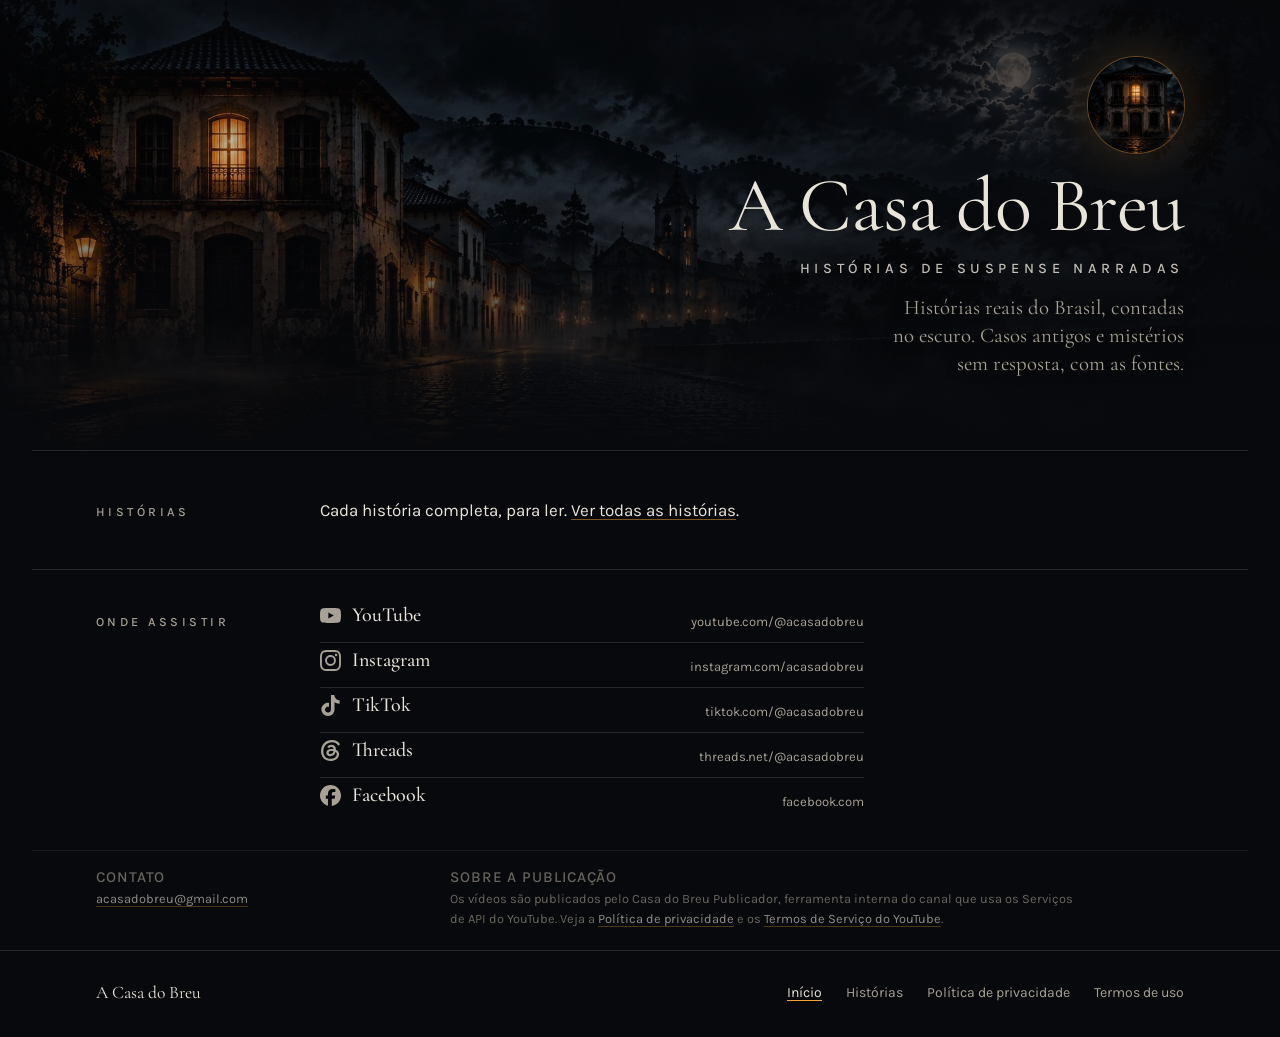
<file: index.html>
<!DOCTYPE html>
<html lang="pt-BR">
<head>
  <meta charset="utf-8" />
  <meta name="viewport" content="width=device-width, initial-scale=1" />
  <meta name="google-site-verification" content="-OwXgKMMPyqcGXnRF97hitbAvDCm8YZntKUCz4Yyv4E" />
  <title>A Casa do Breu</title>
  <meta name="description" content="Histórias reais do Brasil, contadas no escuro. Casos antigos e mistérios sem resposta, com as fontes." />
  <meta name="theme-color" content="#08090c" />
  <link rel="canonical" href="https://acasadobreu.github.io/" />
  <link rel="icon" type="image/png" href="logo.png" />
  <link rel="apple-touch-icon" href="logo.png" />

  <meta property="og:type" content="website" />
  <meta property="og:locale" content="pt_BR" />
  <meta property="og:site_name" content="A Casa do Breu" />
  <meta property="og:title" content="A Casa do Breu" />
  <meta property="og:description" content="Histórias reais do Brasil, contadas no escuro. Casos antigos e mistérios sem resposta, com as fontes." />
  <meta property="og:url" content="https://acasadobreu.github.io/" />
  <meta property="og:image" content="https://acasadobreu.github.io/logo.png" />

  <link rel="preconnect" href="https://fonts.googleapis.com" />
  <link rel="preconnect" href="https://fonts.gstatic.com" crossorigin />
  <link rel="stylesheet" href="https://fonts.googleapis.com/css2?family=Cormorant+Garamond:ital,wght@0,300;0,400;0,500;1,400&family=Karla:wght@400;500&display=swap" />
  <link rel="stylesheet" href="estilo.css" />
</head>
<body>

  <header class="capa">
    <div class="recuo">
      <div class="capa-texto">
        <img class="logo" src="logo.png" width="512" height="512" alt="Logotipo de A Casa do Breu: um sobrado colonial à noite com uma janela acesa" />
        <h1>A Casa do Breu</h1>
        <p class="assinatura">histórias de suspense narradas</p>
        <p class="descricao">Histórias reais do Brasil, contadas no escuro. Casos antigos e mistérios sem resposta, com as fontes.</p>
      </div>
    </div>
  </header>

  <main>
    <section class="secao recuo" aria-labelledby="historias">
      <h2 id="historias">Histórias</h2>
      <p class="descricao-secao">Cada história completa, para ler. <a href="historias/index.html">Ver todas as histórias</a>.</p>
    </section>

    <section class="secao recuo" aria-labelledby="onde-assistir">
      <h2 id="onde-assistir">Onde assistir</h2>
      <ul class="canais">
        <li>
          <a href="https://www.youtube.com/@acasadobreu" rel="noopener">
            <span class="canal-nome"><svg class="icone" viewBox="0 0 24 24" aria-hidden="true"><path d="M23.498 6.186a3.016 3.016 0 0 0-2.122-2.136C19.505 3.545 12 3.545 12 3.545s-7.505 0-9.377.505A3.017 3.017 0 0 0 .502 6.186C0 8.07 0 12 0 12s0 3.93.502 5.814a3.016 3.016 0 0 0 2.122 2.136c1.871.505 9.376.505 9.376.505s7.505 0 9.377-.505a3.015 3.015 0 0 0 2.122-2.136C24 15.93 24 12 24 12s0-3.93-.502-5.814zM9.545 15.568V8.432L15.818 12l-6.273 3.568z"/></svg>YouTube</span>
            <span class="canal-end">youtube.com/@acasadobreu</span>
          </a>
        </li>
        <li>
          <a href="https://www.instagram.com/acasadobreu" rel="noopener">
            <span class="canal-nome"><svg class="icone" viewBox="0 0 24 24" aria-hidden="true"><path d="M7.0301.084c-1.2768.0602-2.1487.264-2.911.5634-.7888.3075-1.4575.72-2.1228 1.3877-.6652.6677-1.075 1.3368-1.3802 2.127-.2954.7638-.4956 1.6365-.552 2.914-.0564 1.2775-.0689 1.6882-.0626 4.947.0062 3.2586.0206 3.6671.0825 4.9473.061 1.2765.264 2.1482.5635 2.9107.308.7889.72 1.4573 1.388 2.1228.6679.6655 1.3365 1.0743 2.1285 1.38.7632.295 1.6361.4961 2.9134.552 1.2773.056 1.6884.069 4.9462.0627 3.2578-.0062 3.668-.0207 4.9478-.0814 1.28-.0607 2.147-.2652 2.9098-.5633.7889-.3086 1.4578-.72 2.1228-1.3881.665-.6682 1.0745-1.3378 1.3795-2.1284.2957-.7632.4966-1.636.552-2.9124.056-1.2809.0692-1.6898.063-4.948-.0063-3.2583-.021-3.6668-.0817-4.9465-.0607-1.2797-.264-2.1487-.5633-2.9117-.3084-.7889-.72-1.4568-1.3876-2.1228C21.2982 1.33 20.628.9208 19.8378.6165 19.074.321 18.2017.1197 16.9244.0645 15.6471.0093 15.236-.005 11.977.0014 8.718.0076 8.31.0215 7.0301.0839m.1402 21.6932c-1.17-.0509-1.8053-.2453-2.2287-.408-.5606-.216-.96-.4771-1.3819-.895-.422-.4178-.6811-.8186-.9-1.378-.1644-.4234-.3624-1.058-.4171-2.228-.0595-1.2645-.072-1.6442-.079-4.848-.007-3.2037.0053-3.583.0607-4.848.05-1.169.2456-1.805.408-2.2282.216-.5613.4762-.96.895-1.3816.4188-.4217.8184-.6814 1.3783-.9003.423-.1651 1.0575-.3614 2.227-.4171 1.2655-.06 1.6447-.072 4.848-.079 3.2033-.007 3.5835.005 4.8495.0608 1.169.0508 1.8053.2445 2.228.408.5608.216.96.4754 1.3816.895.4217.4194.6816.8176.9005 1.3787.1653.4217.3617 1.056.4169 2.2263.0602 1.2655.0739 1.645.0796 4.848.0058 3.203-.0055 3.5834-.061 4.848-.051 1.17-.245 1.8055-.408 2.2294-.216.5604-.4763.96-.8954 1.3814-.419.4215-.8181.6811-1.3783.9-.4224.1649-1.0577.3617-2.2262.4174-1.2656.0595-1.6448.072-4.8493.079-3.2045.007-3.5825-.006-4.848-.0608M16.953 5.5864A1.44 1.44 0 1 0 18.39 4.144a1.44 1.44 0 0 0-1.437 1.4424M5.8385 12.012c.0067 3.4032 2.7706 6.1557 6.173 6.1493 3.4026-.0065 6.157-2.7701 6.1506-6.1733-.0065-3.4032-2.771-6.1565-6.174-6.1498-3.403.0067-6.156 2.771-6.1496 6.1738M8 12.0077a4 4 0 1 1 4.008 3.9921A3.9996 3.9996 0 0 1 8 12.0077"/></svg>Instagram</span>
            <span class="canal-end">instagram.com/acasadobreu</span>
          </a>
        </li>
        <li>
          <a href="https://www.tiktok.com/@acasadobreu" rel="noopener">
            <span class="canal-nome"><svg class="icone" viewBox="0 0 24 24" aria-hidden="true"><path d="M12.525.02c1.31-.02 2.61-.01 3.91-.02.08 1.53.63 3.09 1.75 4.17 1.12 1.11 2.7 1.62 4.24 1.79v4.03c-1.44-.05-2.89-.35-4.2-.97-.57-.26-1.1-.59-1.62-.93-.01 2.92.01 5.84-.02 8.75-.08 1.4-.54 2.79-1.35 3.94-1.31 1.92-3.58 3.17-5.91 3.21-1.43.08-2.86-.31-4.08-1.03-2.02-1.19-3.44-3.37-3.65-5.71-.02-.5-.03-1-.01-1.49.18-1.9 1.12-3.72 2.58-4.96 1.66-1.44 3.98-2.13 6.15-1.72.02 1.48-.04 2.96-.04 4.44-.99-.32-2.15-.23-3.02.37-.63.41-1.11 1.04-1.36 1.75-.21.51-.15 1.07-.14 1.61.24 1.64 1.82 3.02 3.5 2.87 1.12-.01 2.19-.66 2.77-1.61.19-.33.4-.67.41-1.06.1-1.79.06-3.57.07-5.36.01-4.03-.01-8.05.02-12.07z"/></svg>TikTok</span>
            <span class="canal-end">tiktok.com/@acasadobreu</span>
          </a>
        </li>
        <li>
          <a href="https://www.threads.net/@acasadobreu" rel="noopener">
            <span class="canal-nome"><svg class="icone" viewBox="0 0 24 24" aria-hidden="true"><path d="M18.263 11.097c-.03-3.486-1.92-5.586-5.111-5.586-2.13 0-3.922.963-4.863 2.499l2.062 1.438c.535-.843 1.272-1.543 2.628-1.543 1.528 0 2.318.85 2.544 2.431a15 15 0 0 0-2.236-.173c-4.125 0-6.068 1.867-6.068 4.336s1.943 3.99 4.804 3.99c3.139 0 5.013-2.115 5.781-4.735.798.361 1.348 1.204 1.348 2.47 0 3.387-3.907 5.232-7.22 5.232-4.885 0-8.077-3.207-8.077-8.424 0-6.392 4.223-10.487 9.9-10.487 3.808 0 5.69 1.671 6.97 3.914l2.108-1.475C21.44 2.078 18.331 0 13.663 0 6.227 0 1.168 5.277 1.168 12.934c0 7 4.953 11.066 10.856 11.066 4.878 0 9.809-2.846 9.809-7.716 0-2.545-1.46-4.231-3.569-5.187m-6.33 4.855c-1.077 0-2.026-.512-2.026-1.453 0-1.483 1.822-1.934 3.606-1.934.678 0 1.34.045 1.927.173-.422 1.927-1.671 3.215-3.508 3.214Z"/></svg>Threads</span>
            <span class="canal-end">threads.net/@acasadobreu</span>
          </a>
        </li>
        <li>
          <a href="https://www.facebook.com/profile.php?id=1330016403528073" rel="noopener">
            <span class="canal-nome"><svg class="icone" viewBox="0 0 24 24" aria-hidden="true"><path d="M9.101 23.691v-7.98H6.627v-3.667h2.474v-1.58c0-4.085 1.848-5.978 5.858-5.978.401 0 .955.042 1.468.103a8.68 8.68 0 0 1 1.141.195v3.325a8.623 8.623 0 0 0-.653-.036 26.805 26.805 0 0 0-.733-.009c-.707 0-1.259.096-1.675.309a1.686 1.686 0 0 0-.679.622c-.258.42-.374.995-.374 1.752v1.297h3.919l-.386 2.103-.287 1.564h-3.246v8.245C19.396 23.238 24 18.179 24 12.044c0-6.627-5.373-12-12-12s-12 5.373-12 12c0 5.628 3.874 10.35 9.101 11.647Z"/></svg>Facebook</span>
            <span class="canal-end">facebook.com</span>
          </a>
        </li>
      </ul>
    </section>

    <section class="secundario recuo" aria-label="Contato e publicação">
      <div>
        <h2 id="contato">Contato</h2>
        <p><a href="mailto:acasadobreu@gmail.com">acasadobreu@gmail.com</a></p>
      </div>
      <div>
        <h2 id="ferramenta">Sobre a publicação</h2>
        <p>Os vídeos são publicados pelo Casa do Breu Publicador, ferramenta interna do canal que usa os Serviços de API do YouTube. Veja a <a href="privacidade.html">Política de privacidade</a> e os <a href="https://www.youtube.com/t/terms" rel="noopener">Termos de Serviço do YouTube</a>.</p>
      </div>
    </section>
  </main>

  <footer class="rodape">
    <div class="recuo">
      <p class="rodape-nome">A Casa do Breu</p>
      <nav aria-label="Rodapé">
        <ul>
          <li><a href="index.html" aria-current="page">Início</a></li>
          <li><a href="historias/index.html">Histórias</a></li>
          <li><a href="privacidade.html">Política de privacidade</a></li>
          <li><a href="termos.html">Termos de uso</a></li>
        </ul>
      </nav>
    </div>
  </footer>

</body>
</html>
</file>
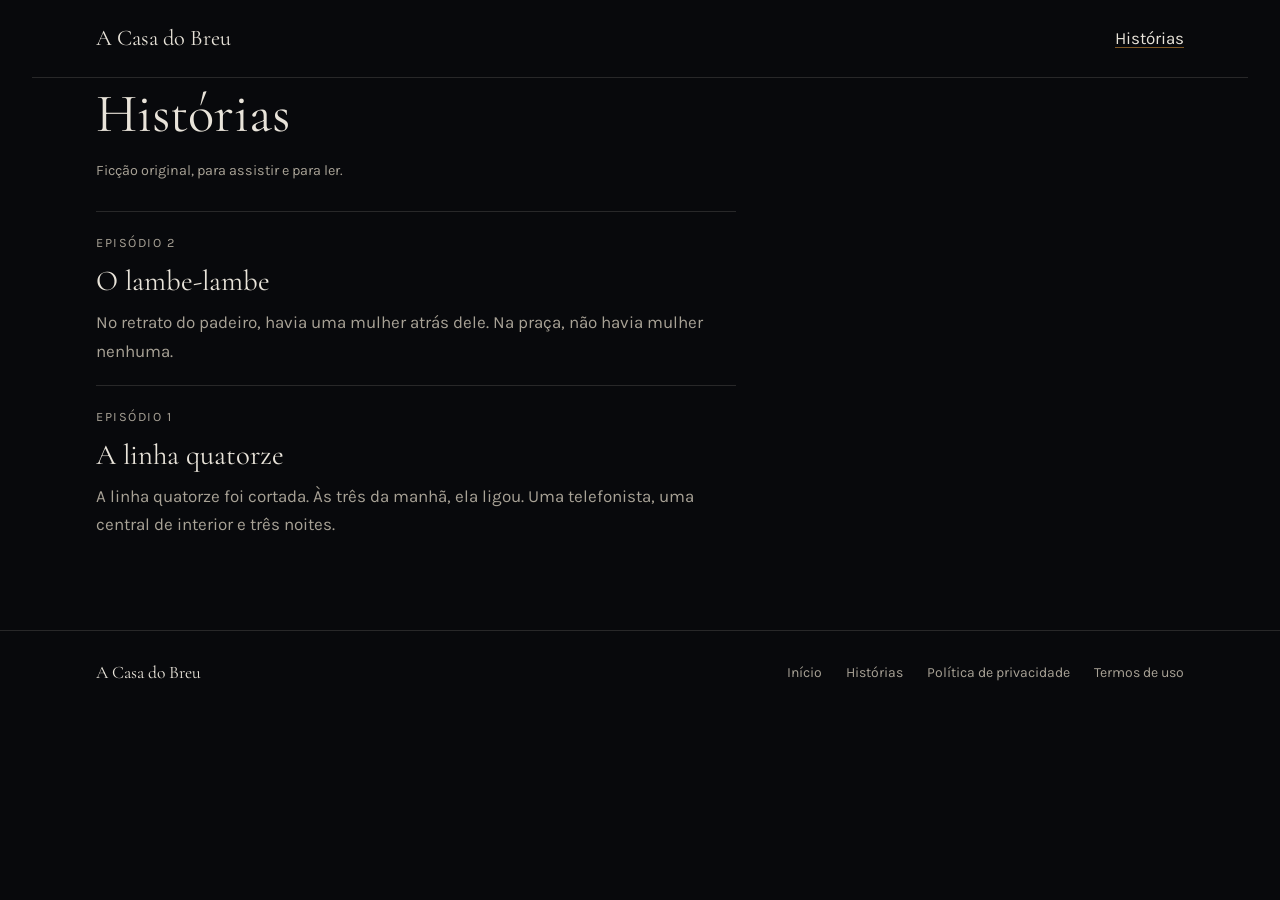
<file: historias/index.html>
<!DOCTYPE html>
<html lang="pt-BR">
<head>
  <meta charset="utf-8" />
  <meta name="viewport" content="width=device-width, initial-scale=1" />
  <title>Histórias | A Casa do Breu</title>
  <meta name="description" content="Todas as histórias da Casa do Breu, completas, para ler." />
  <meta name="theme-color" content="#08090c" />
  <link rel="canonical" href="https://acasadobreu.github.io/historias/index.html" />
  <link rel="icon" type="image/png" href="../logo.png" />
  <meta property="og:type" content="article" />
  <meta property="og:locale" content="pt_BR" />
  <meta property="og:site_name" content="A Casa do Breu" />
  <meta property="og:title" content="Histórias" />
  <meta property="og:description" content="Todas as histórias da Casa do Breu, completas, para ler." />
  <meta property="og:image" content="https://acasadobreu.github.io/logo.png" />
  <link rel="preconnect" href="https://fonts.googleapis.com" />
  <link rel="preconnect" href="https://fonts.gstatic.com" crossorigin />
  <link rel="stylesheet" href="https://fonts.googleapis.com/css2?family=Cormorant+Garamond:ital,wght@0,300;0,400;0,500;1,400&family=Karla:wght@400;500&display=swap" />
  <link rel="stylesheet" href="../estilo.css" />
</head>
<body>
  <header class="topo recuo"><a class="topo-marca" href="../index.html">A Casa do Breu</a>
    <a href="index.html">Histórias</a></header>
  <main class="recuo">
    <h1 class="lista-cabeca">Histórias</h1>
    <p class="historia-aviso">Ficção original, para assistir e para ler.</p>
    <ul class="lista-historias">
      <li><a href="o-lambe-lambe.html"><span class="lista-ep">Episódio 2</span><span class="lista-titulo">O lambe-lambe</span><span class="lista-chamada">No retrato do padeiro, havia uma mulher atrás dele. Na praça, não havia mulher nenhuma.</span></a></li>
      <li><a href="a-linha-quatorze.html"><span class="lista-ep">Episódio 1</span><span class="lista-titulo">A linha quatorze</span><span class="lista-chamada">A linha quatorze foi cortada. Às três da manhã, ela ligou. Uma telefonista, uma central de interior e três noites.</span></a></li>
    </ul>
  </main>
  <footer class="rodape">
    <div class="recuo">
      <p class="rodape-nome">A Casa do Breu</p>
      <nav aria-label="Rodapé">
        <ul>
          <li><a href="../index.html">Início</a></li>
          <li><a href="index.html">Histórias</a></li>
          <li><a href="../privacidade.html">Política de privacidade</a></li>
          <li><a href="../termos.html">Termos de uso</a></li>
        </ul>
      </nav>
    </div>
  </footer>
</body>
</html>
</file>
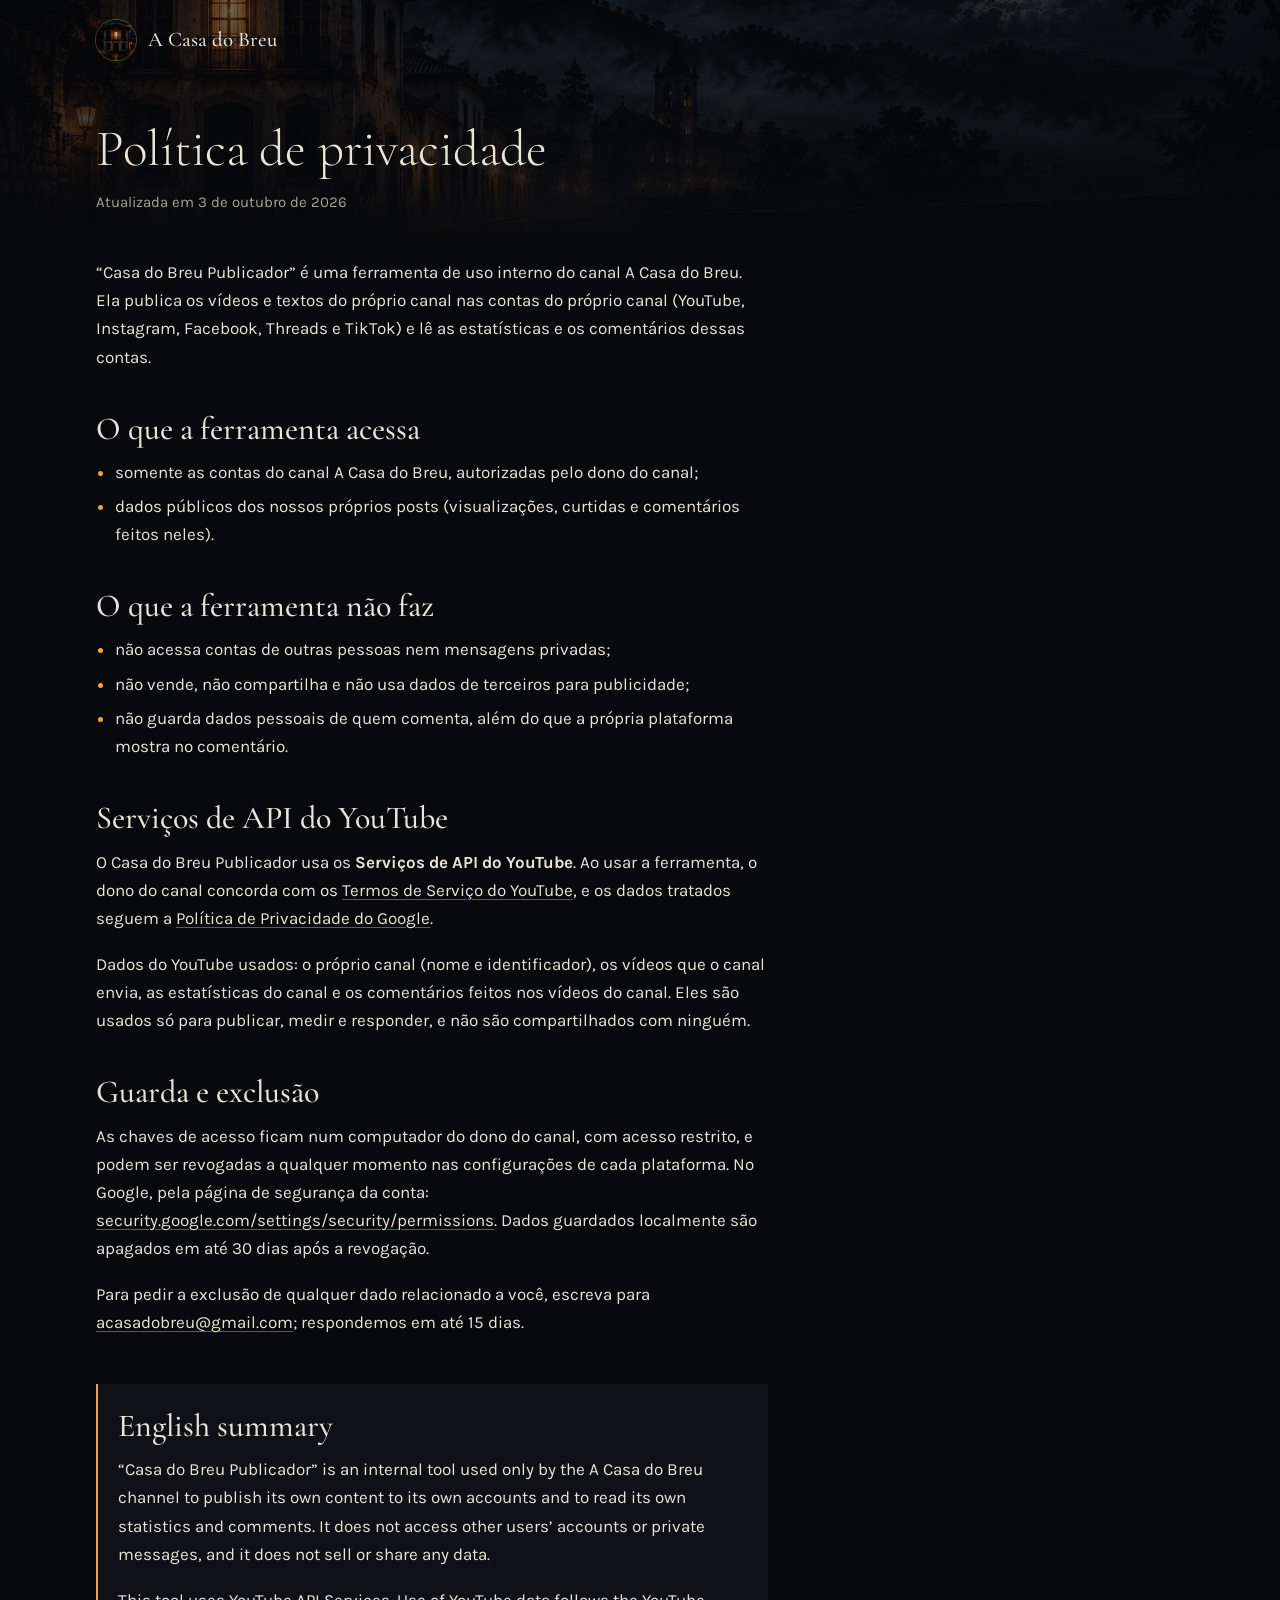
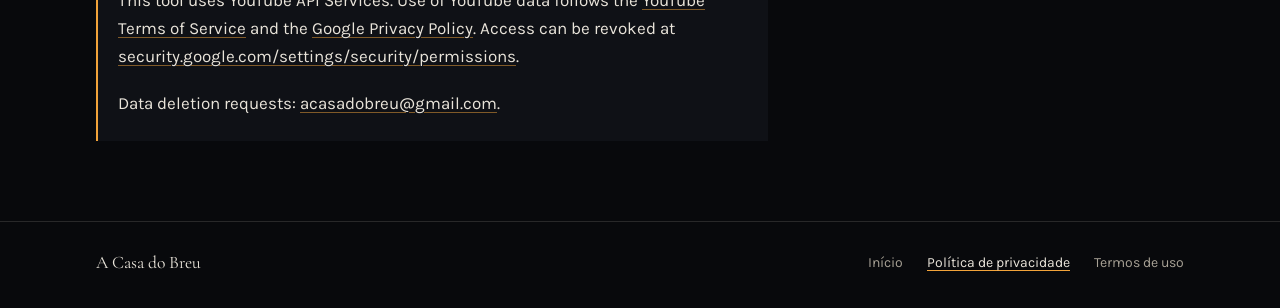
<file: privacidade.html>
<!DOCTYPE html>
<html lang="pt-BR">
<head>
  <meta charset="utf-8" />
  <meta name="viewport" content="width=device-width, initial-scale=1" />
  <title>Política de privacidade | A Casa do Breu</title>
  <meta name="description" content="Política de privacidade da ferramenta Casa do Breu Publicador, de uso interno do canal A Casa do Breu." />
  <meta name="theme-color" content="#08090c" />
  <link rel="canonical" href="https://acasadobreu.github.io/privacidade.html" />
  <link rel="icon" type="image/png" href="logo.png" />

  <link rel="preconnect" href="https://fonts.googleapis.com" />
  <link rel="preconnect" href="https://fonts.gstatic.com" crossorigin />
  <link rel="stylesheet" href="https://fonts.googleapis.com/css2?family=Cormorant+Garamond:ital,wght@0,300;0,400;0,500;1,400&family=Karla:wght@400;500&display=swap" />
  <link rel="stylesheet" href="estilo.css" />
</head>
<body>

  <header class="topo-doc">
    <div class="recuo">
      <a class="marca" href="index.html">
        <img src="logo.png" width="40" height="40" alt="" />
        A Casa do Breu
      </a>
      <h1>Política de privacidade</h1>
      <p class="data">Atualizada em <time datetime="2026-10-03">3 de outubro de 2026</time></p>
    </div>
  </header>

  <main class="documento recuo">
    <p>“Casa do Breu Publicador” é uma ferramenta de uso interno do canal A Casa do Breu. Ela publica os vídeos e textos do próprio canal nas contas do próprio canal (YouTube, Instagram, Facebook, Threads e TikTok) e lê as estatísticas e os comentários dessas contas.</p>

    <h2>O que a ferramenta acessa</h2>
    <ul>
      <li>somente as contas do canal A Casa do Breu, autorizadas pelo dono do canal;</li>
      <li>dados públicos dos nossos próprios posts (visualizações, curtidas e comentários feitos neles).</li>
    </ul>

    <h2>O que a ferramenta não faz</h2>
    <ul>
      <li>não acessa contas de outras pessoas nem mensagens privadas;</li>
      <li>não vende, não compartilha e não usa dados de terceiros para publicidade;</li>
      <li>não guarda dados pessoais de quem comenta, além do que a própria plataforma mostra no comentário.</li>
    </ul>

    <h2>Serviços de API do YouTube</h2>
    <p>O Casa do Breu Publicador usa os <strong>Serviços de API do YouTube</strong>. Ao usar a ferramenta, o dono do canal concorda com os <a href="https://www.youtube.com/t/terms" rel="noopener">Termos de Serviço do YouTube</a>, e os dados tratados seguem a <a href="https://policies.google.com/privacy" rel="noopener">Política de Privacidade do Google</a>.</p>
    <p>Dados do YouTube usados: o próprio canal (nome e identificador), os vídeos que o canal envia, as estatísticas do canal e os comentários feitos nos vídeos do canal. Eles são usados só para publicar, medir e responder, e não são compartilhados com ninguém.</p>

    <h2>Guarda e exclusão</h2>
    <p>As chaves de acesso ficam num computador do dono do canal, com acesso restrito, e podem ser revogadas a qualquer momento nas configurações de cada plataforma. No Google, pela página de segurança da conta: <a href="https://security.google.com/settings/security/permissions" rel="noopener">security.google.com/settings/security/permissions</a>. Dados guardados localmente são apagados em até 30 dias após a revogação.</p>
    <p>Para pedir a exclusão de qualquer dado relacionado a você, escreva para <a href="mailto:acasadobreu@gmail.com">acasadobreu@gmail.com</a>; respondemos em até 15 dias.</p>

    <section class="resumo" lang="en" aria-labelledby="english-summary">
      <h2 id="english-summary">English summary</h2>
      <p>“Casa do Breu Publicador” is an internal tool used only by the A Casa do Breu channel to publish its own content to its own accounts and to read its own statistics and comments. It does not access other users’ accounts or private messages, and it does not sell or share any data.</p>
      <p>This tool uses YouTube API Services. Use of YouTube data follows the <a href="https://www.youtube.com/t/terms" rel="noopener">YouTube Terms of Service</a> and the <a href="https://policies.google.com/privacy" rel="noopener">Google Privacy Policy</a>. Access can be revoked at <a href="https://security.google.com/settings/security/permissions" rel="noopener">security.google.com/settings/security/permissions</a>.</p>
      <p>Data deletion requests: <a href="mailto:acasadobreu@gmail.com">acasadobreu@gmail.com</a>.</p>
    </section>
  </main>

  <footer class="rodape">
    <div class="recuo">
      <p class="rodape-nome">A Casa do Breu</p>
      <nav aria-label="Rodapé">
        <ul>
          <li><a href="index.html">Início</a></li>
          <li><a href="privacidade.html" aria-current="page">Política de privacidade</a></li>
          <li><a href="termos.html">Termos de uso</a></li>
        </ul>
      </nav>
    </div>
  </footer>

</body>
</html>
</file>
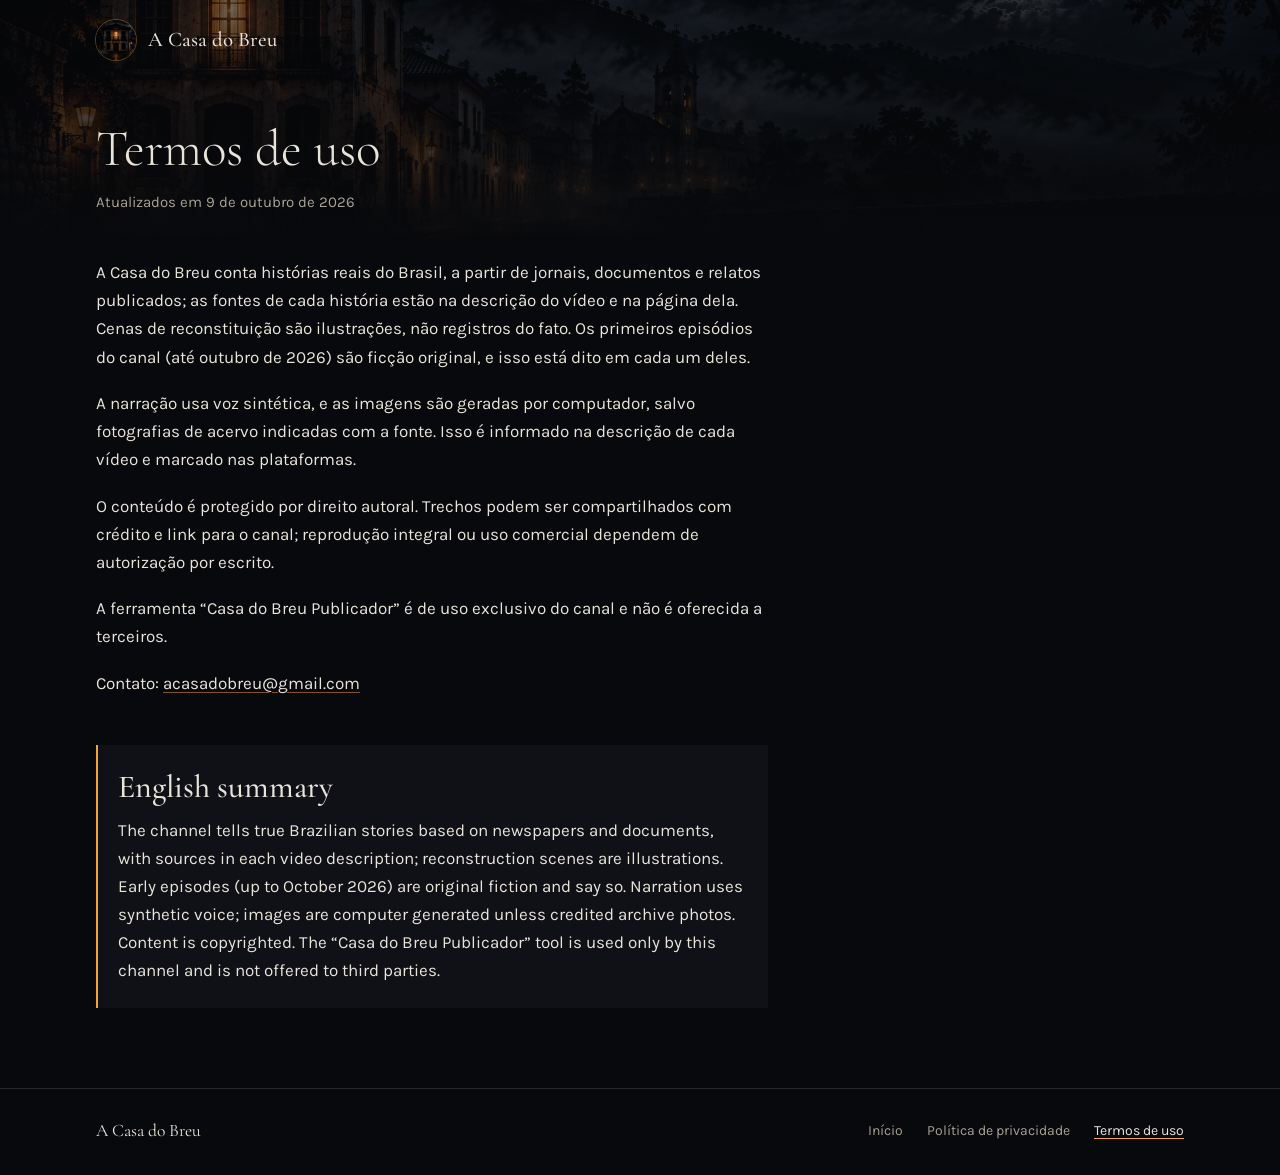
<file: termos.html>
<!DOCTYPE html>
<html lang="pt-BR">
<head>
  <meta charset="utf-8" />
  <meta name="viewport" content="width=device-width, initial-scale=1" />
  <title>Termos de uso | A Casa do Breu</title>
  <meta name="description" content="Termos de uso do canal A Casa do Breu." />
  <meta name="theme-color" content="#08090c" />
  <link rel="canonical" href="https://acasadobreu.github.io/termos.html" />
  <link rel="icon" type="image/png" href="logo.png" />

  <link rel="preconnect" href="https://fonts.googleapis.com" />
  <link rel="preconnect" href="https://fonts.gstatic.com" crossorigin />
  <link rel="stylesheet" href="https://fonts.googleapis.com/css2?family=Cormorant+Garamond:ital,wght@0,300;0,400;0,500;1,400&family=Karla:wght@400;500&display=swap" />
  <link rel="stylesheet" href="estilo.css" />
</head>
<body>

  <header class="topo-doc">
    <div class="recuo">
      <a class="marca" href="index.html">
        <img src="logo.png" width="40" height="40" alt="" />
        A Casa do Breu
      </a>
      <h1>Termos de uso</h1>
      <p class="data">Atualizados em <time datetime="2026-10-09">9 de outubro de 2026</time></p>
    </div>
  </header>

  <main class="documento recuo">
    <p>A Casa do Breu conta histórias reais do Brasil, a partir de jornais, documentos e relatos publicados; as fontes de cada história estão na descrição do vídeo e na página dela. Cenas de reconstituição são ilustrações, não registros do fato. Os primeiros episódios do canal (até outubro de 2026) são ficção original, e isso está dito em cada um deles.</p>
    <p>A narração usa voz sintética, e as imagens são geradas por computador, salvo fotografias de acervo indicadas com a fonte. Isso é informado na descrição de cada vídeo e marcado nas plataformas.</p>
    <p>O conteúdo é protegido por direito autoral. Trechos podem ser compartilhados com crédito e link para o canal; reprodução integral ou uso comercial dependem de autorização por escrito.</p>
    <p>A ferramenta “Casa do Breu Publicador” é de uso exclusivo do canal e não é oferecida a terceiros.</p>
    <p>Contato: <a href="mailto:acasadobreu@gmail.com">acasadobreu@gmail.com</a></p>

    <section class="resumo" lang="en" aria-labelledby="english-summary">
      <h2 id="english-summary">English summary</h2>
      <p>The channel tells true Brazilian stories based on newspapers and documents, with sources in each video description; reconstruction scenes are illustrations. Early episodes (up to October 2026) are original fiction and say so. Narration uses synthetic voice; images are computer generated unless credited archive photos. Content is copyrighted. The “Casa do Breu Publicador” tool is used only by this channel and is not offered to third parties.</p>
    </section>
  </main>

  <footer class="rodape">
    <div class="recuo">
      <p class="rodape-nome">A Casa do Breu</p>
      <nav aria-label="Rodapé">
        <ul>
          <li><a href="index.html">Início</a></li>
          <li><a href="privacidade.html">Política de privacidade</a></li>
          <li><a href="termos.html" aria-current="page">Termos de uso</a></li>
        </ul>
      </nav>
    </div>
  </footer>

</body>
</html>
</file>
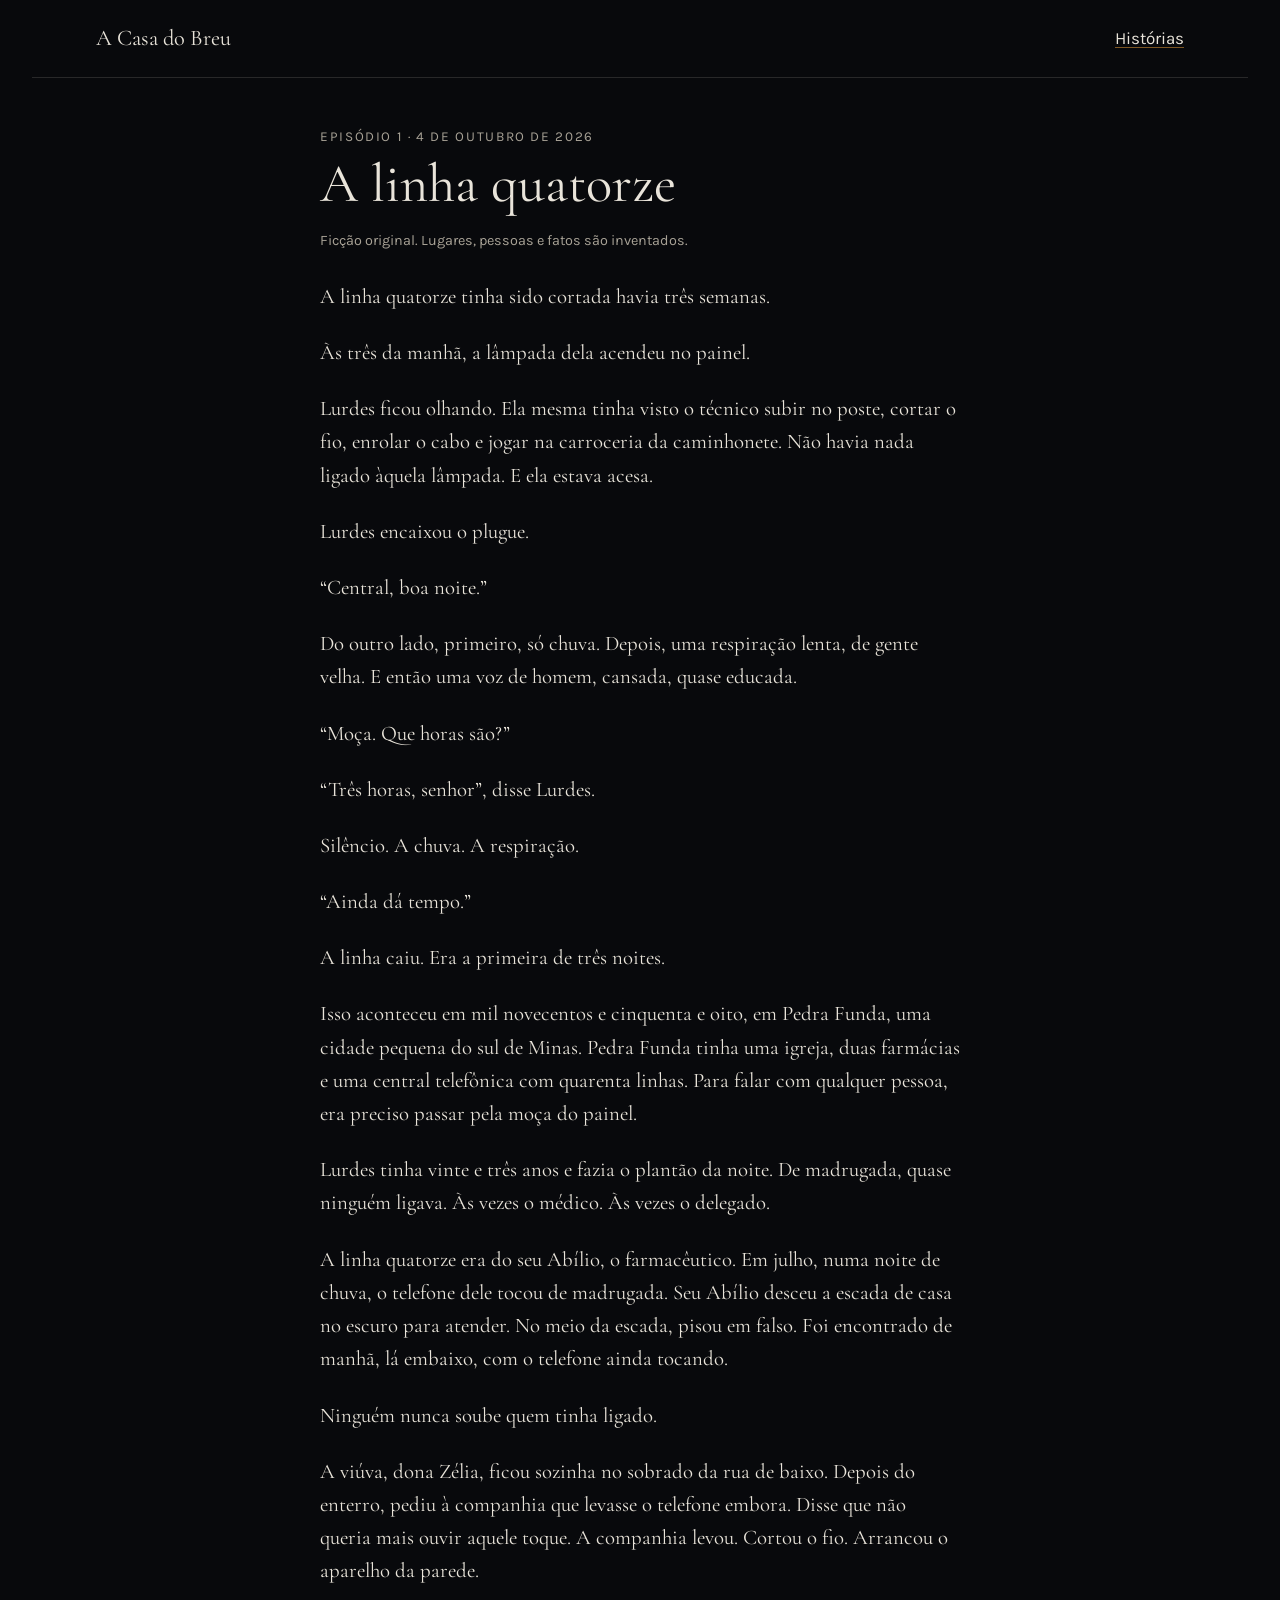
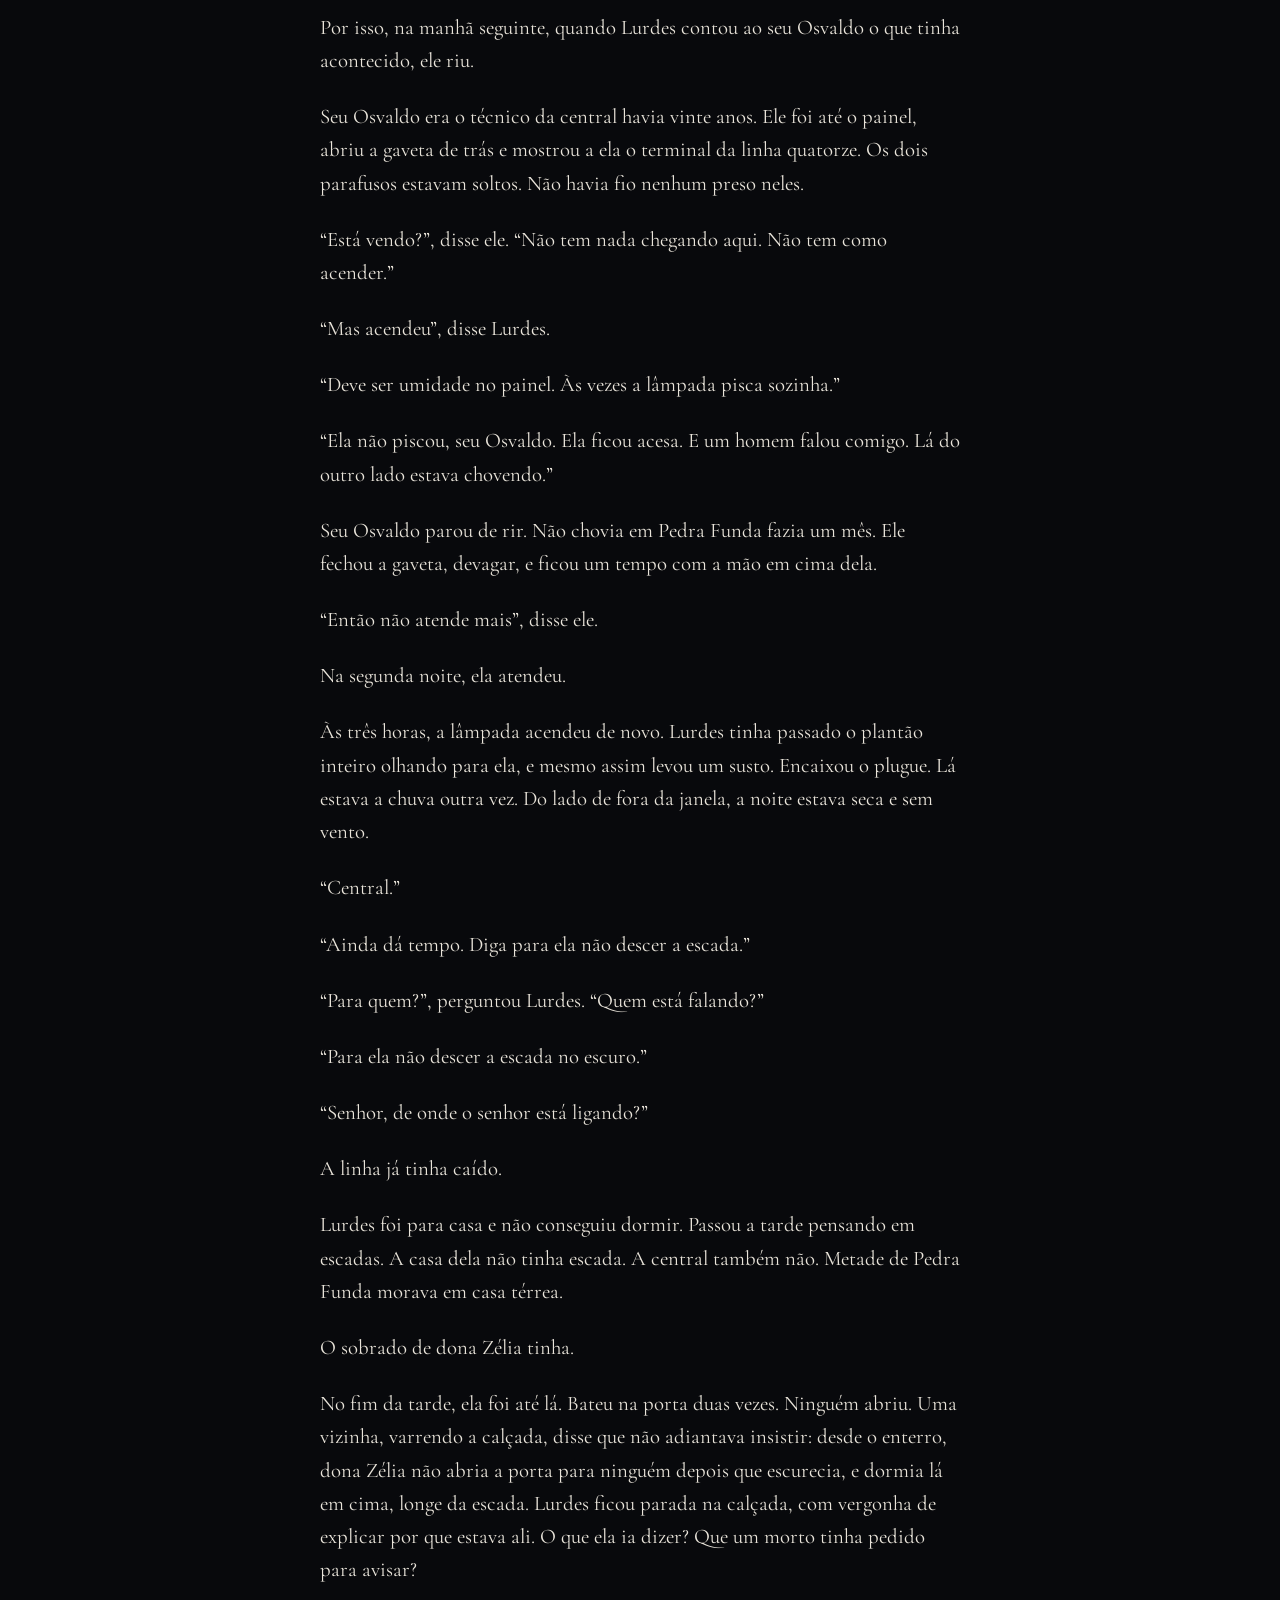
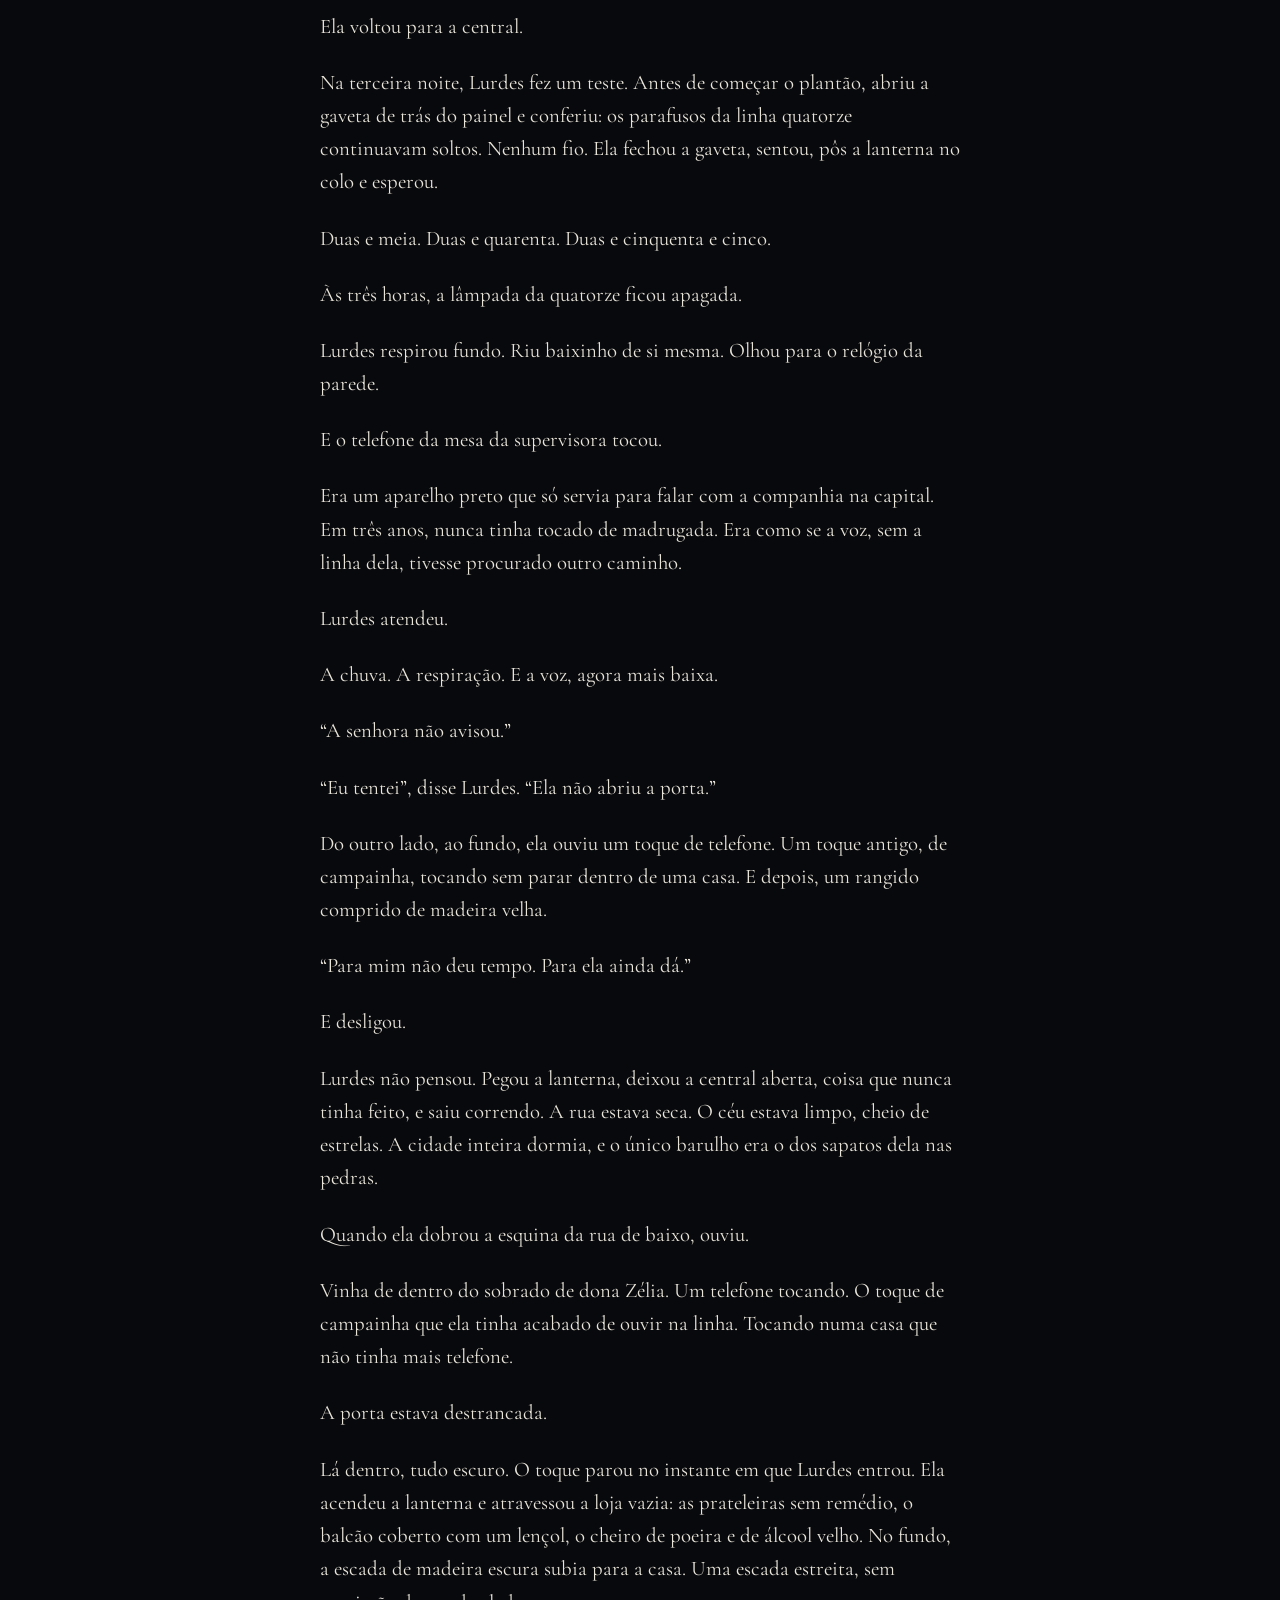
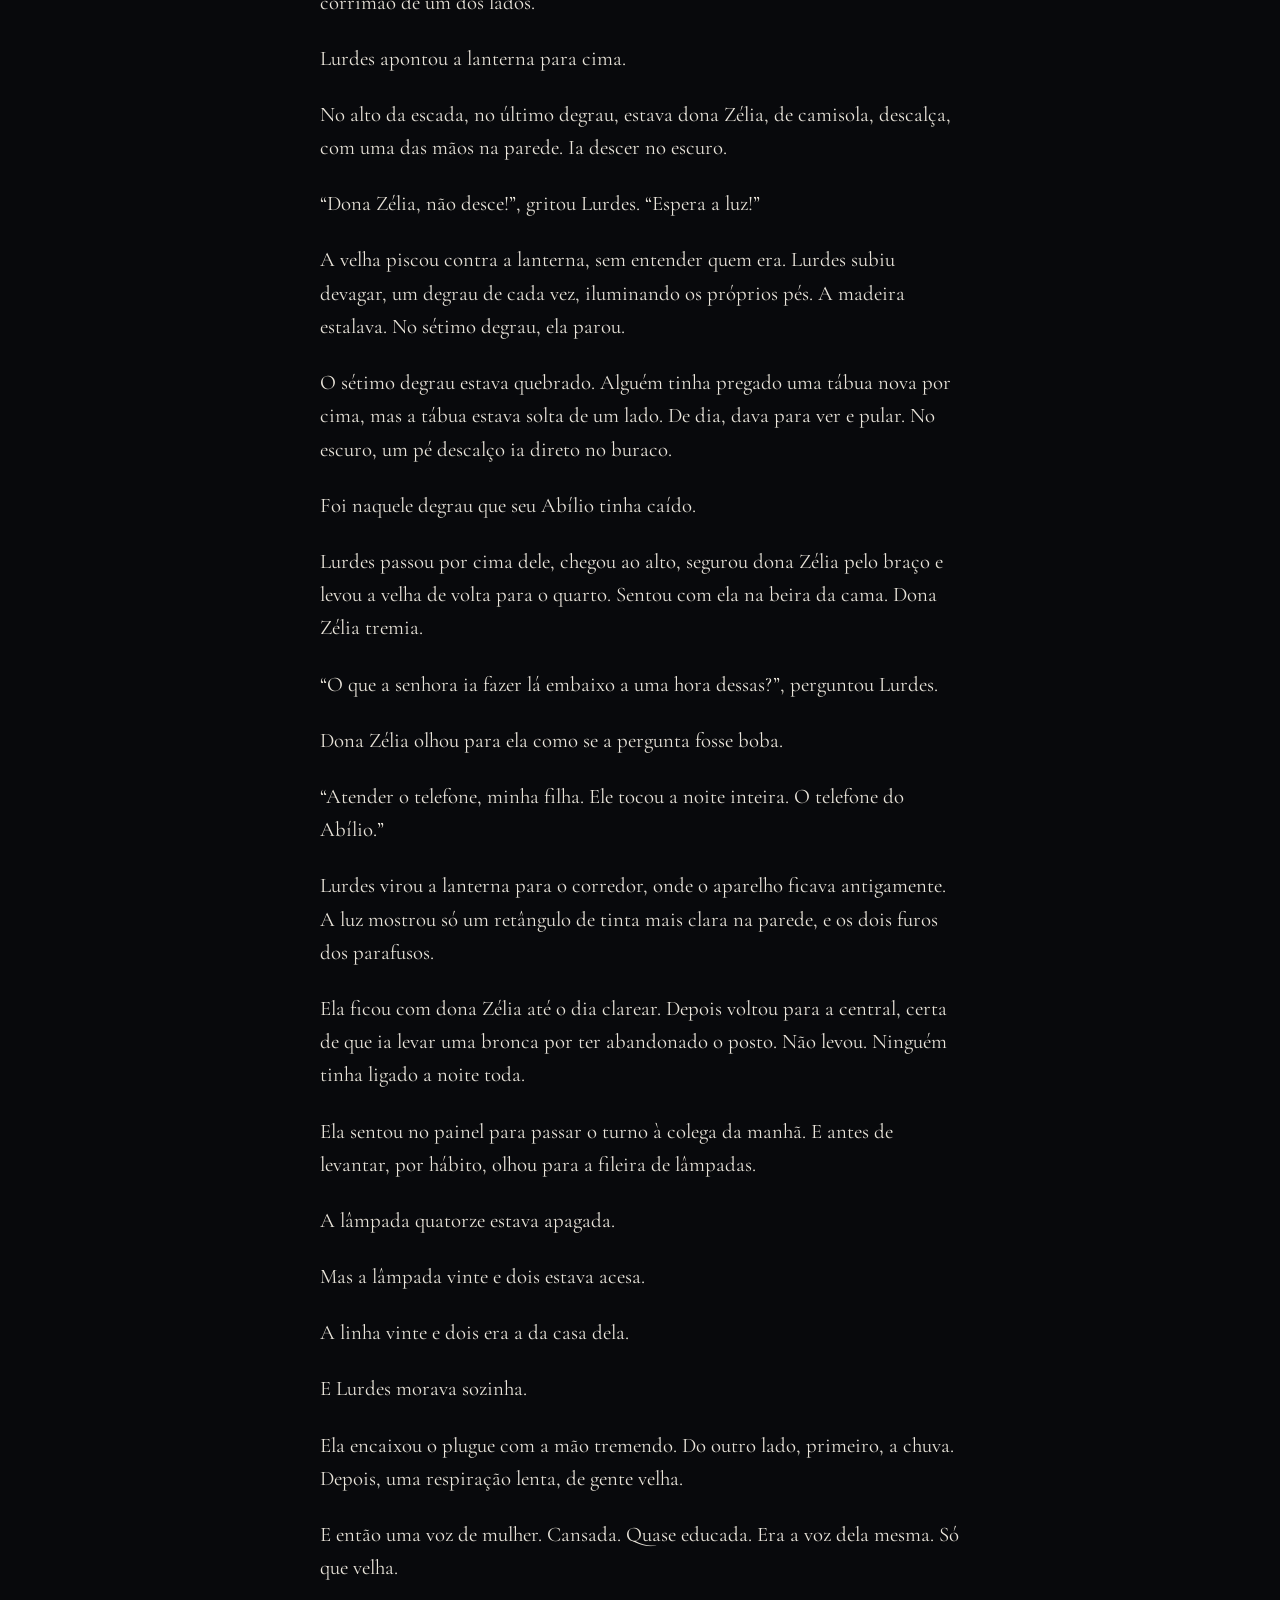
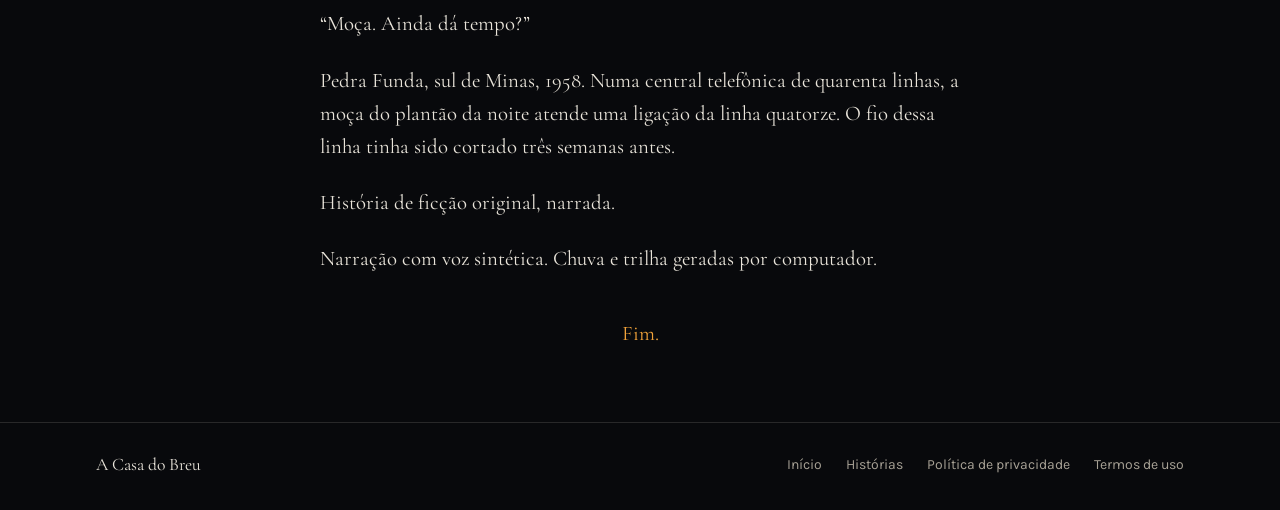
<file: historias/a-linha-quatorze.html>
<!DOCTYPE html>
<html lang="pt-BR">
<head>
  <meta charset="utf-8" />
  <meta name="viewport" content="width=device-width, initial-scale=1" />
  <title>A linha quatorze | A Casa do Breu</title>
  <meta name="description" content="A linha quatorze foi cortada. Às três da manhã, ela ligou. Uma telefonista, uma central de interior e três noites." />
  <meta name="theme-color" content="#08090c" />
  <link rel="canonical" href="https://acasadobreu.github.io/historias/a-linha-quatorze.html" />
  <link rel="icon" type="image/png" href="../logo.png" />
  <meta property="og:type" content="article" />
  <meta property="og:locale" content="pt_BR" />
  <meta property="og:site_name" content="A Casa do Breu" />
  <meta property="og:title" content="A linha quatorze" />
  <meta property="og:description" content="A linha quatorze foi cortada. Às três da manhã, ela ligou. Uma telefonista, uma central de interior e três noites." />
  <meta property="og:image" content="https://i.ytimg.com/vi/wltYi6_UbIM/hqdefault.jpg" />
  <link rel="preconnect" href="https://fonts.googleapis.com" />
  <link rel="preconnect" href="https://fonts.gstatic.com" crossorigin />
  <link rel="stylesheet" href="https://fonts.googleapis.com/css2?family=Cormorant+Garamond:ital,wght@0,300;0,400;0,500;1,400&family=Karla:wght@400;500&display=swap" />
  <link rel="stylesheet" href="../estilo.css" />
</head>
<body>
  <header class="topo recuo"><a class="topo-marca" href="../index.html">A Casa do Breu</a>
    <a href="index.html">Histórias</a></header>
  <main class="recuo">
    <article class="historia">
      <p class="historia-ep">Episódio 1 · 4 de outubro de 2026</p>
      <h1>A linha quatorze</h1>
      <p class="historia-aviso">Ficção original. Lugares, pessoas e fatos são inventados.</p>
      <p>A linha quatorze tinha sido cortada havia três semanas.</p>
      <p>Às três da manhã, a lâmpada dela acendeu no painel.</p>
      <p>Lurdes ficou olhando. Ela mesma tinha visto o técnico subir no poste, cortar o fio, enrolar o cabo e jogar na carroceria da caminhonete. Não havia nada ligado àquela lâmpada. E ela estava acesa.</p>
      <p>Lurdes encaixou o plugue.</p>
      <p>“Central, boa noite.”</p>
      <p>Do outro lado, primeiro, só chuva. Depois, uma respiração lenta, de gente velha. E então uma voz de homem, cansada, quase educada.</p>
      <p>“Moça. Que horas são?”</p>
      <p>“Três horas, senhor”, disse Lurdes.</p>
      <p>Silêncio. A chuva. A respiração.</p>
      <p>“Ainda dá tempo.”</p>
      <p>A linha caiu. Era a primeira de três noites.</p>
      <p>Isso aconteceu em mil novecentos e cinquenta e oito, em Pedra Funda, uma cidade pequena do sul de Minas. Pedra Funda tinha uma igreja, duas farmácias e uma central telefônica com quarenta linhas. Para falar com qualquer pessoa, era preciso passar pela moça do painel.</p>
      <p>Lurdes tinha vinte e três anos e fazia o plantão da noite. De madrugada, quase ninguém ligava. Às vezes o médico. Às vezes o delegado.</p>
      <p>A linha quatorze era do seu Abílio, o farmacêutico. Em julho, numa noite de chuva, o telefone dele tocou de madrugada. Seu Abílio desceu a escada de casa no escuro para atender. No meio da escada, pisou em falso. Foi encontrado de manhã, lá embaixo, com o telefone ainda tocando.</p>
      <p>Ninguém nunca soube quem tinha ligado.</p>
      <p>A viúva, dona Zélia, ficou sozinha no sobrado da rua de baixo. Depois do enterro, pediu à companhia que levasse o telefone embora. Disse que não queria mais ouvir aquele toque. A companhia levou. Cortou o fio. Arrancou o aparelho da parede.</p>
      <p>Por isso, na manhã seguinte, quando Lurdes contou ao seu Osvaldo o que tinha acontecido, ele riu.</p>
      <p>Seu Osvaldo era o técnico da central havia vinte anos. Ele foi até o painel, abriu a gaveta de trás e mostrou a ela o terminal da linha quatorze. Os dois parafusos estavam soltos. Não havia fio nenhum preso neles.</p>
      <p>“Está vendo?”, disse ele. “Não tem nada chegando aqui. Não tem como acender.”</p>
      <p>“Mas acendeu”, disse Lurdes.</p>
      <p>“Deve ser umidade no painel. Às vezes a lâmpada pisca sozinha.”</p>
      <p>“Ela não piscou, seu Osvaldo. Ela ficou acesa. E um homem falou comigo. Lá do outro lado estava chovendo.”</p>
      <p>Seu Osvaldo parou de rir. Não chovia em Pedra Funda fazia um mês. Ele fechou a gaveta, devagar, e ficou um tempo com a mão em cima dela.</p>
      <p>“Então não atende mais”, disse ele.</p>
      <p>Na segunda noite, ela atendeu.</p>
      <p>Às três horas, a lâmpada acendeu de novo. Lurdes tinha passado o plantão inteiro olhando para ela, e mesmo assim levou um susto. Encaixou o plugue. Lá estava a chuva outra vez. Do lado de fora da janela, a noite estava seca e sem vento.</p>
      <p>“Central.”</p>
      <p>“Ainda dá tempo. Diga para ela não descer a escada.”</p>
      <p>“Para quem?”, perguntou Lurdes. “Quem está falando?”</p>
      <p>“Para ela não descer a escada no escuro.”</p>
      <p>“Senhor, de onde o senhor está ligando?”</p>
      <p>A linha já tinha caído.</p>
      <p>Lurdes foi para casa e não conseguiu dormir. Passou a tarde pensando em escadas. A casa dela não tinha escada. A central também não. Metade de Pedra Funda morava em casa térrea.</p>
      <p>O sobrado de dona Zélia tinha.</p>
      <p>No fim da tarde, ela foi até lá. Bateu na porta duas vezes. Ninguém abriu. Uma vizinha, varrendo a calçada, disse que não adiantava insistir: desde o enterro, dona Zélia não abria a porta para ninguém depois que escurecia, e dormia lá em cima, longe da escada. Lurdes ficou parada na calçada, com vergonha de explicar por que estava ali. O que ela ia dizer? Que um morto tinha pedido para avisar?</p>
      <p>Ela voltou para a central.</p>
      <p>Na terceira noite, Lurdes fez um teste. Antes de começar o plantão, abriu a gaveta de trás do painel e conferiu: os parafusos da linha quatorze continuavam soltos. Nenhum fio. Ela fechou a gaveta, sentou, pôs a lanterna no colo e esperou.</p>
      <p>Duas e meia. Duas e quarenta. Duas e cinquenta e cinco.</p>
      <p>Às três horas, a lâmpada da quatorze ficou apagada.</p>
      <p>Lurdes respirou fundo. Riu baixinho de si mesma. Olhou para o relógio da parede.</p>
      <p>E o telefone da mesa da supervisora tocou.</p>
      <p>Era um aparelho preto que só servia para falar com a companhia na capital. Em três anos, nunca tinha tocado de madrugada. Era como se a voz, sem a linha dela, tivesse procurado outro caminho.</p>
      <p>Lurdes atendeu.</p>
      <p>A chuva. A respiração. E a voz, agora mais baixa.</p>
      <p>“A senhora não avisou.”</p>
      <p>“Eu tentei”, disse Lurdes. “Ela não abriu a porta.”</p>
      <p>Do outro lado, ao fundo, ela ouviu um toque de telefone. Um toque antigo, de campainha, tocando sem parar dentro de uma casa. E depois, um rangido comprido de madeira velha.</p>
      <p>“Para mim não deu tempo. Para ela ainda dá.”</p>
      <p>E desligou.</p>
      <p>Lurdes não pensou. Pegou a lanterna, deixou a central aberta, coisa que nunca tinha feito, e saiu correndo. A rua estava seca. O céu estava limpo, cheio de estrelas. A cidade inteira dormia, e o único barulho era o dos sapatos dela nas pedras.</p>
      <p>Quando ela dobrou a esquina da rua de baixo, ouviu.</p>
      <p>Vinha de dentro do sobrado de dona Zélia. Um telefone tocando. O toque de campainha que ela tinha acabado de ouvir na linha. Tocando numa casa que não tinha mais telefone.</p>
      <p>A porta estava destrancada.</p>
      <p>Lá dentro, tudo escuro. O toque parou no instante em que Lurdes entrou. Ela acendeu a lanterna e atravessou a loja vazia: as prateleiras sem remédio, o balcão coberto com um lençol, o cheiro de poeira e de álcool velho. No fundo, a escada de madeira escura subia para a casa. Uma escada estreita, sem corrimão de um dos lados.</p>
      <p>Lurdes apontou a lanterna para cima.</p>
      <p>No alto da escada, no último degrau, estava dona Zélia, de camisola, descalça, com uma das mãos na parede. Ia descer no escuro.</p>
      <p>“Dona Zélia, não desce!”, gritou Lurdes. “Espera a luz!”</p>
      <p>A velha piscou contra a lanterna, sem entender quem era. Lurdes subiu devagar, um degrau de cada vez, iluminando os próprios pés. A madeira estalava. No sétimo degrau, ela parou.</p>
      <p>O sétimo degrau estava quebrado. Alguém tinha pregado uma tábua nova por cima, mas a tábua estava solta de um lado. De dia, dava para ver e pular. No escuro, um pé descalço ia direto no buraco.</p>
      <p>Foi naquele degrau que seu Abílio tinha caído.</p>
      <p>Lurdes passou por cima dele, chegou ao alto, segurou dona Zélia pelo braço e levou a velha de volta para o quarto. Sentou com ela na beira da cama. Dona Zélia tremia.</p>
      <p>“O que a senhora ia fazer lá embaixo a uma hora dessas?”, perguntou Lurdes.</p>
      <p>Dona Zélia olhou para ela como se a pergunta fosse boba.</p>
      <p>“Atender o telefone, minha filha. Ele tocou a noite inteira. O telefone do Abílio.”</p>
      <p>Lurdes virou a lanterna para o corredor, onde o aparelho ficava antigamente. A luz mostrou só um retângulo de tinta mais clara na parede, e os dois furos dos parafusos.</p>
      <p>Ela ficou com dona Zélia até o dia clarear. Depois voltou para a central, certa de que ia levar uma bronca por ter abandonado o posto. Não levou. Ninguém tinha ligado a noite toda.</p>
      <p>Ela sentou no painel para passar o turno à colega da manhã. E antes de levantar, por hábito, olhou para a fileira de lâmpadas.</p>
      <p>A lâmpada quatorze estava apagada.</p>
      <p>Mas a lâmpada vinte e dois estava acesa.</p>
      <p>A linha vinte e dois era a da casa dela.</p>
      <p>E Lurdes morava sozinha.</p>
      <p>Ela encaixou o plugue com a mão tremendo. Do outro lado, primeiro, a chuva. Depois, uma respiração lenta, de gente velha.</p>
      <p>E então uma voz de mulher. Cansada. Quase educada. Era a voz dela mesma. Só que velha.</p>
      <p>“Moça. Ainda dá tempo?”</p>
      <p>Pedra Funda, sul de Minas, 1958. Numa central telefônica de quarenta linhas, a moça do plantão da noite atende uma ligação da linha quatorze. O fio dessa linha tinha sido cortado três semanas antes.</p>
      <p>História de ficção original, narrada.</p>
      <p>Narração com voz sintética. Chuva e trilha geradas por computador.</p>
      <p class="historia-fim">Fim.</p>
    </article>
  </main>
  <footer class="rodape">
    <div class="recuo">
      <p class="rodape-nome">A Casa do Breu</p>
      <nav aria-label="Rodapé">
        <ul>
          <li><a href="../index.html">Início</a></li>
          <li><a href="index.html">Histórias</a></li>
          <li><a href="../privacidade.html">Política de privacidade</a></li>
          <li><a href="../termos.html">Termos de uso</a></li>
        </ul>
      </nav>
    </div>
  </footer>
</body>
</html>
</file>
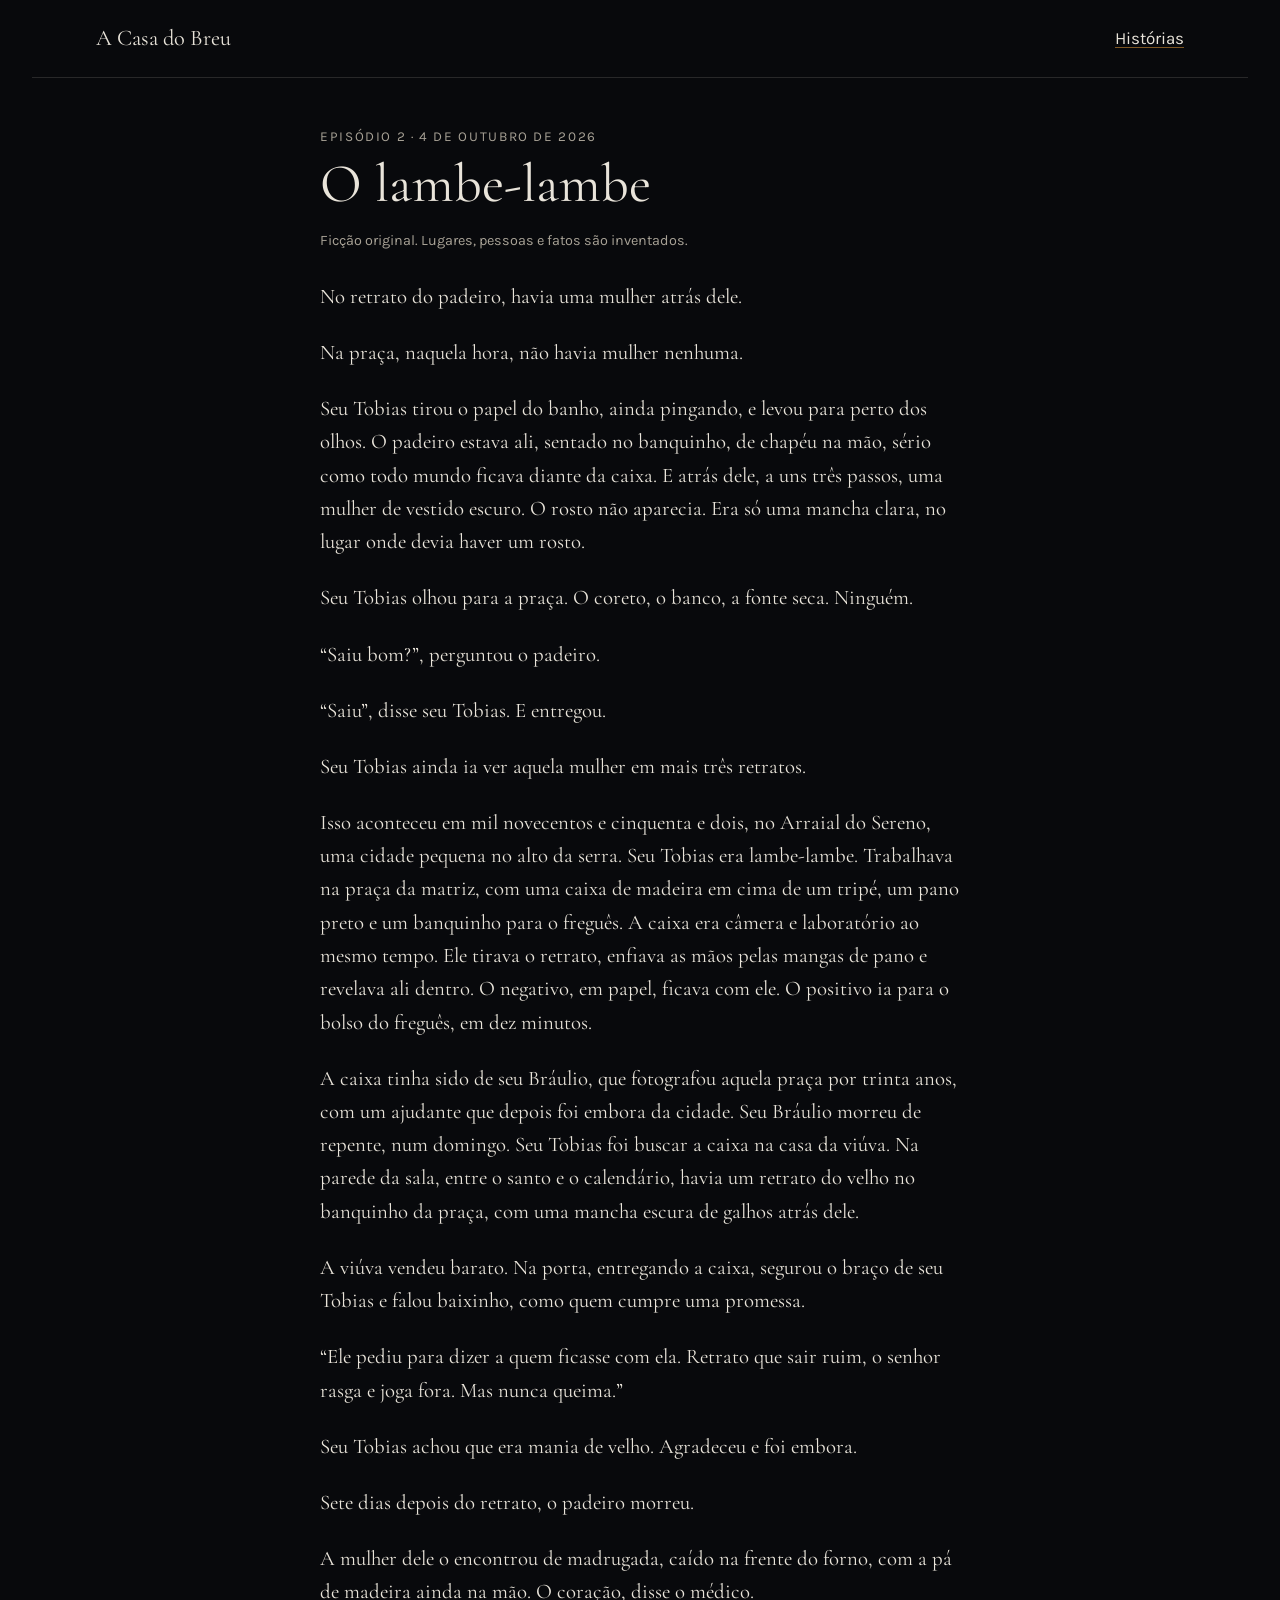
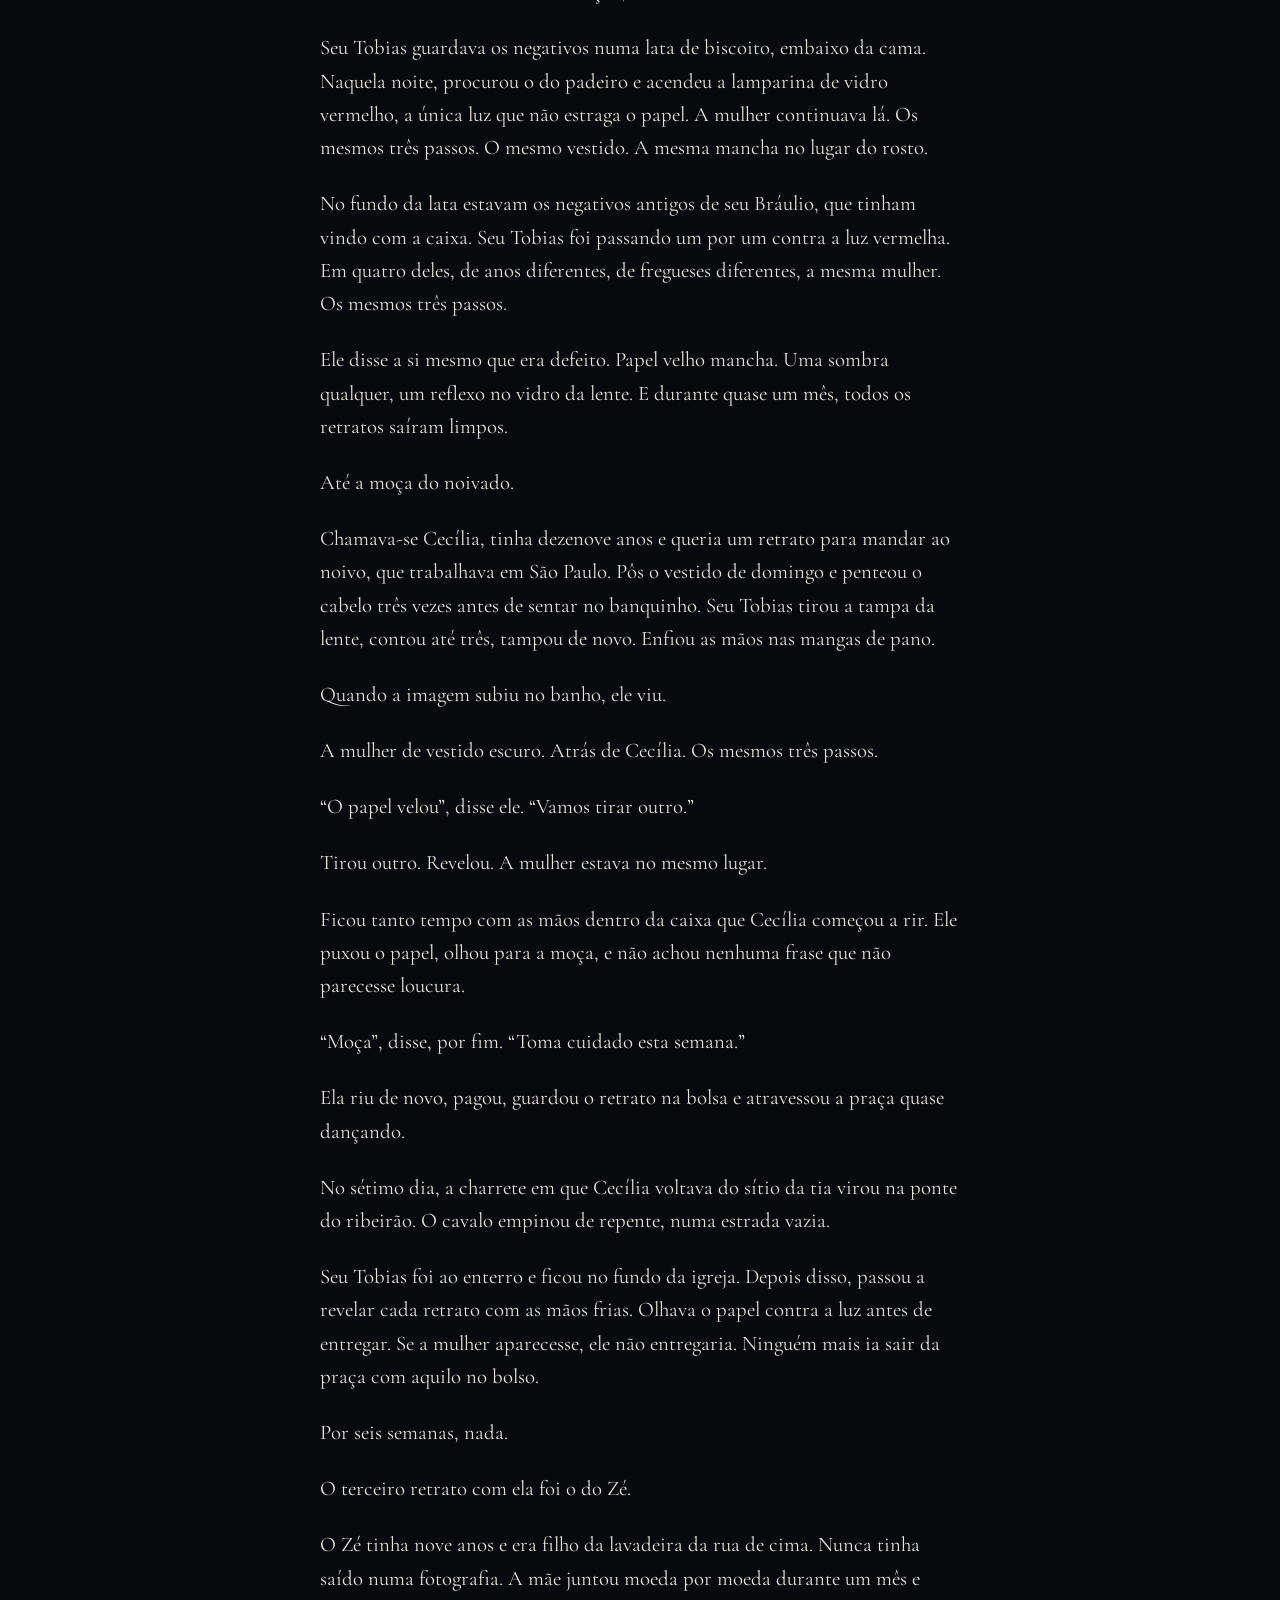
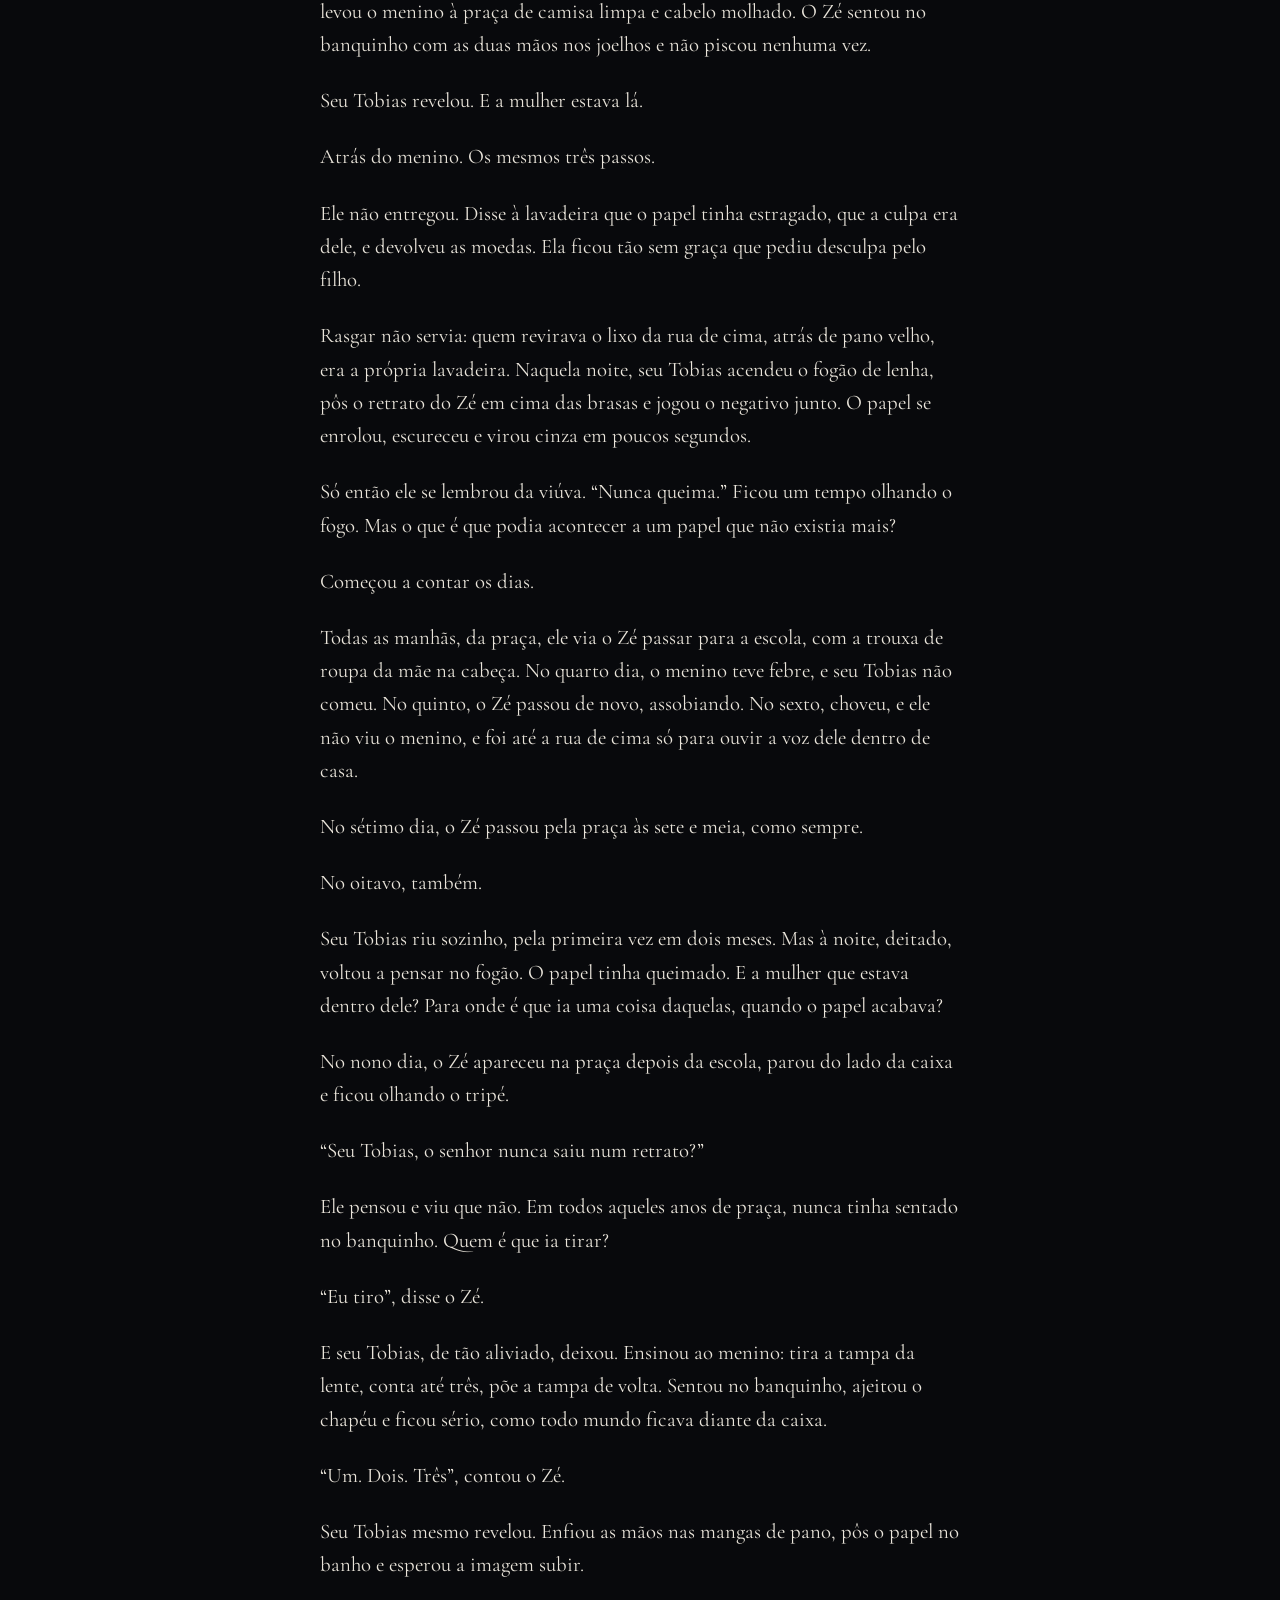
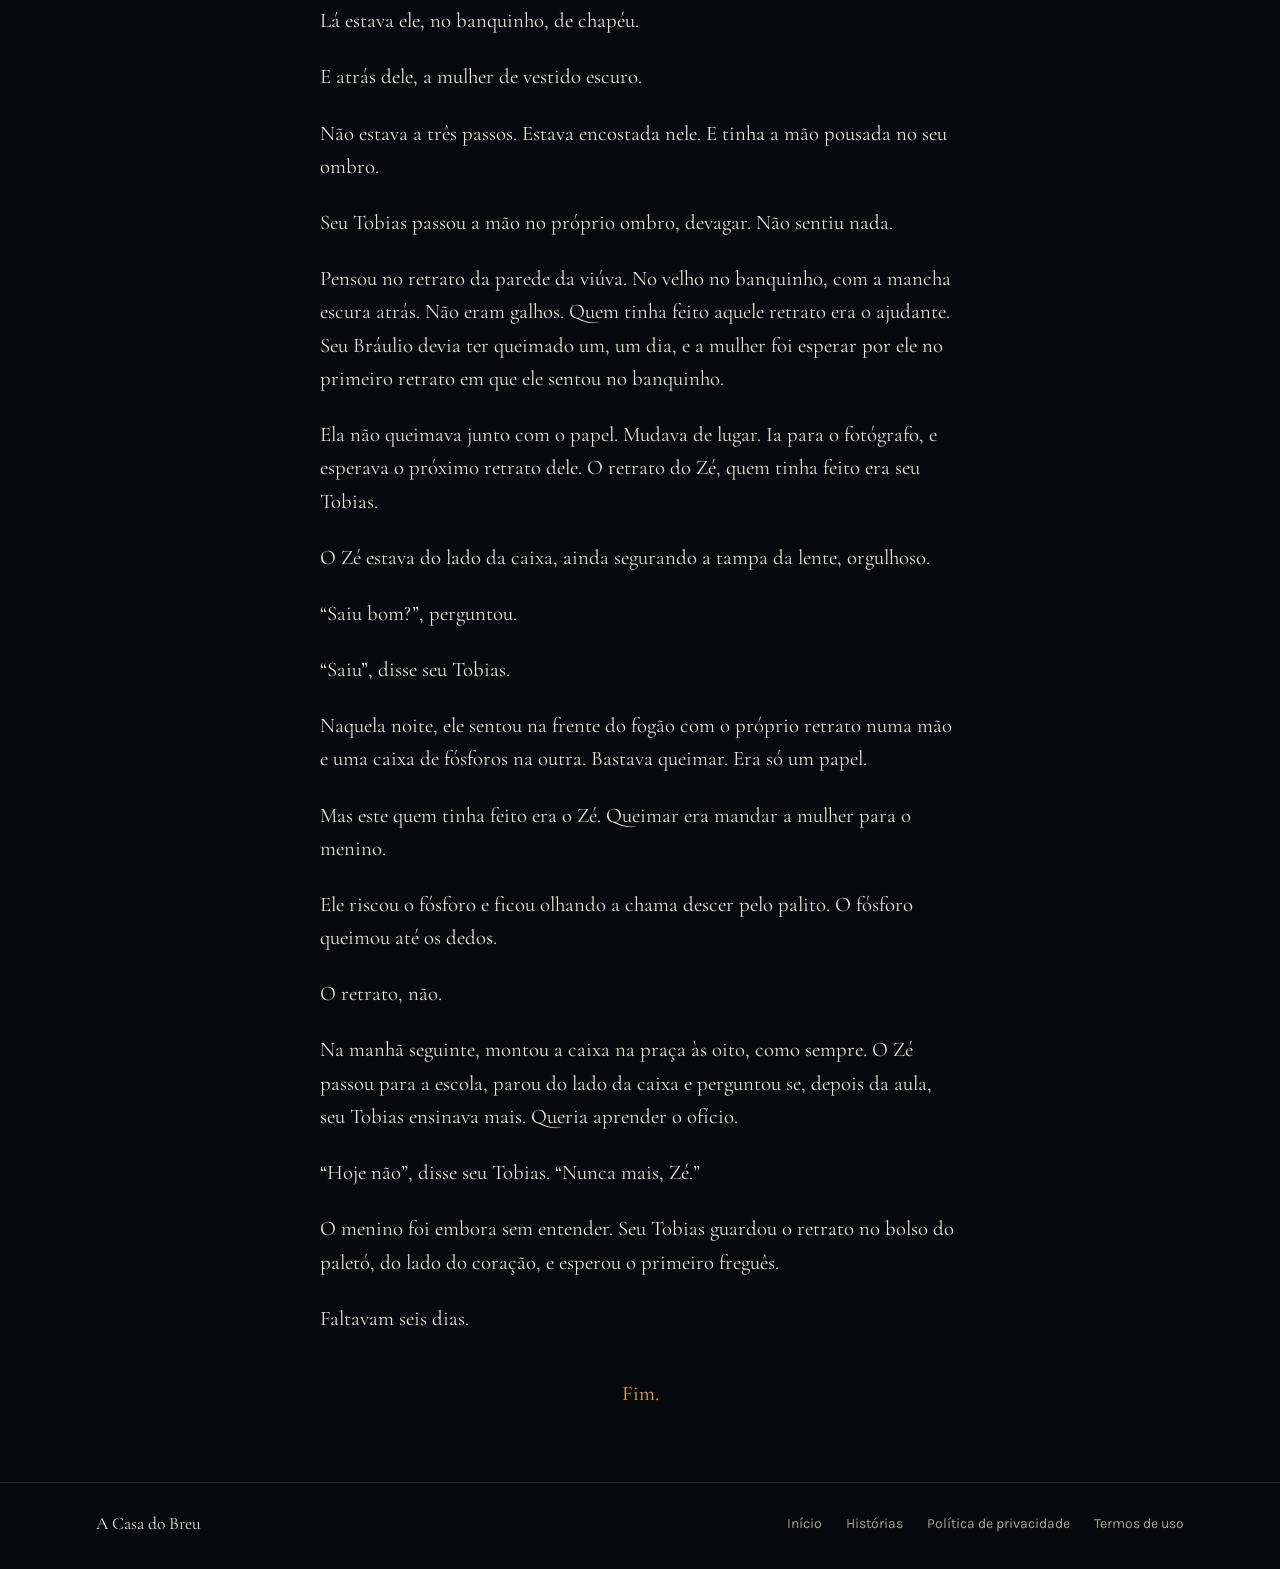
<file: historias/o-lambe-lambe.html>
<!DOCTYPE html>
<html lang="pt-BR">
<head>
  <meta charset="utf-8" />
  <meta name="viewport" content="width=device-width, initial-scale=1" />
  <title>O lambe-lambe | A Casa do Breu</title>
  <meta name="description" content="No retrato do padeiro, havia uma mulher atrás dele. Na praça, não havia mulher nenhuma." />
  <meta name="theme-color" content="#08090c" />
  <link rel="canonical" href="https://acasadobreu.github.io/historias/o-lambe-lambe.html" />
  <link rel="icon" type="image/png" href="../logo.png" />
  <meta property="og:type" content="article" />
  <meta property="og:locale" content="pt_BR" />
  <meta property="og:site_name" content="A Casa do Breu" />
  <meta property="og:title" content="O lambe-lambe" />
  <meta property="og:description" content="No retrato do padeiro, havia uma mulher atrás dele. Na praça, não havia mulher nenhuma." />
  <meta property="og:image" content="https://acasadobreu.github.io/logo.png" />
  <link rel="preconnect" href="https://fonts.googleapis.com" />
  <link rel="preconnect" href="https://fonts.gstatic.com" crossorigin />
  <link rel="stylesheet" href="https://fonts.googleapis.com/css2?family=Cormorant+Garamond:ital,wght@0,300;0,400;0,500;1,400&family=Karla:wght@400;500&display=swap" />
  <link rel="stylesheet" href="../estilo.css" />
</head>
<body>
  <header class="topo recuo"><a class="topo-marca" href="../index.html">A Casa do Breu</a>
    <a href="index.html">Histórias</a></header>
  <main class="recuo">
    <article class="historia">
      <p class="historia-ep">Episódio 2 · 4 de outubro de 2026</p>
      <h1>O lambe-lambe</h1>
      <p class="historia-aviso">Ficção original. Lugares, pessoas e fatos são inventados.</p>
      <p>No retrato do padeiro, havia uma mulher atrás dele.</p>
      <p>Na praça, naquela hora, não havia mulher nenhuma.</p>
      <p>Seu Tobias tirou o papel do banho, ainda pingando, e levou para perto dos olhos. O padeiro estava ali, sentado no banquinho, de chapéu na mão, sério como todo mundo ficava diante da caixa. E atrás dele, a uns três passos, uma mulher de vestido escuro. O rosto não aparecia. Era só uma mancha clara, no lugar onde devia haver um rosto.</p>
      <p>Seu Tobias olhou para a praça. O coreto, o banco, a fonte seca. Ninguém.</p>
      <p>“Saiu bom?”, perguntou o padeiro.</p>
      <p>“Saiu”, disse seu Tobias. E entregou.</p>
      <p>Seu Tobias ainda ia ver aquela mulher em mais três retratos.</p>
      <p>Isso aconteceu em mil novecentos e cinquenta e dois, no Arraial do Sereno, uma cidade pequena no alto da serra. Seu Tobias era lambe-lambe. Trabalhava na praça da matriz, com uma caixa de madeira em cima de um tripé, um pano preto e um banquinho para o freguês. A caixa era câmera e laboratório ao mesmo tempo. Ele tirava o retrato, enfiava as mãos pelas mangas de pano e revelava ali dentro. O negativo, em papel, ficava com ele. O positivo ia para o bolso do freguês, em dez minutos.</p>
      <p>A caixa tinha sido de seu Bráulio, que fotografou aquela praça por trinta anos, com um ajudante que depois foi embora da cidade. Seu Bráulio morreu de repente, num domingo. Seu Tobias foi buscar a caixa na casa da viúva. Na parede da sala, entre o santo e o calendário, havia um retrato do velho no banquinho da praça, com uma mancha escura de galhos atrás dele.</p>
      <p>A viúva vendeu barato. Na porta, entregando a caixa, segurou o braço de seu Tobias e falou baixinho, como quem cumpre uma promessa.</p>
      <p>“Ele pediu para dizer a quem ficasse com ela. Retrato que sair ruim, o senhor rasga e joga fora. Mas nunca queima.”</p>
      <p>Seu Tobias achou que era mania de velho. Agradeceu e foi embora.</p>
      <p>Sete dias depois do retrato, o padeiro morreu.</p>
      <p>A mulher dele o encontrou de madrugada, caído na frente do forno, com a pá de madeira ainda na mão. O coração, disse o médico.</p>
      <p>Seu Tobias guardava os negativos numa lata de biscoito, embaixo da cama. Naquela noite, procurou o do padeiro e acendeu a lamparina de vidro vermelho, a única luz que não estraga o papel. A mulher continuava lá. Os mesmos três passos. O mesmo vestido. A mesma mancha no lugar do rosto.</p>
      <p>No fundo da lata estavam os negativos antigos de seu Bráulio, que tinham vindo com a caixa. Seu Tobias foi passando um por um contra a luz vermelha. Em quatro deles, de anos diferentes, de fregueses diferentes, a mesma mulher. Os mesmos três passos.</p>
      <p>Ele disse a si mesmo que era defeito. Papel velho mancha. Uma sombra qualquer, um reflexo no vidro da lente. E durante quase um mês, todos os retratos saíram limpos.</p>
      <p>Até a moça do noivado.</p>
      <p>Chamava-se Cecília, tinha dezenove anos e queria um retrato para mandar ao noivo, que trabalhava em São Paulo. Pôs o vestido de domingo e penteou o cabelo três vezes antes de sentar no banquinho. Seu Tobias tirou a tampa da lente, contou até três, tampou de novo. Enfiou as mãos nas mangas de pano.</p>
      <p>Quando a imagem subiu no banho, ele viu.</p>
      <p>A mulher de vestido escuro. Atrás de Cecília. Os mesmos três passos.</p>
      <p>“O papel velou”, disse ele. “Vamos tirar outro.”</p>
      <p>Tirou outro. Revelou. A mulher estava no mesmo lugar.</p>
      <p>Ficou tanto tempo com as mãos dentro da caixa que Cecília começou a rir. Ele puxou o papel, olhou para a moça, e não achou nenhuma frase que não parecesse loucura.</p>
      <p>“Moça”, disse, por fim. “Toma cuidado esta semana.”</p>
      <p>Ela riu de novo, pagou, guardou o retrato na bolsa e atravessou a praça quase dançando.</p>
      <p>No sétimo dia, a charrete em que Cecília voltava do sítio da tia virou na ponte do ribeirão. O cavalo empinou de repente, numa estrada vazia.</p>
      <p>Seu Tobias foi ao enterro e ficou no fundo da igreja. Depois disso, passou a revelar cada retrato com as mãos frias. Olhava o papel contra a luz antes de entregar. Se a mulher aparecesse, ele não entregaria. Ninguém mais ia sair da praça com aquilo no bolso.</p>
      <p>Por seis semanas, nada.</p>
      <p>O terceiro retrato com ela foi o do Zé.</p>
      <p>O Zé tinha nove anos e era filho da lavadeira da rua de cima. Nunca tinha saído numa fotografia. A mãe juntou moeda por moeda durante um mês e levou o menino à praça de camisa limpa e cabelo molhado. O Zé sentou no banquinho com as duas mãos nos joelhos e não piscou nenhuma vez.</p>
      <p>Seu Tobias revelou. E a mulher estava lá.</p>
      <p>Atrás do menino. Os mesmos três passos.</p>
      <p>Ele não entregou. Disse à lavadeira que o papel tinha estragado, que a culpa era dele, e devolveu as moedas. Ela ficou tão sem graça que pediu desculpa pelo filho.</p>
      <p>Rasgar não servia: quem revirava o lixo da rua de cima, atrás de pano velho, era a própria lavadeira. Naquela noite, seu Tobias acendeu o fogão de lenha, pôs o retrato do Zé em cima das brasas e jogou o negativo junto. O papel se enrolou, escureceu e virou cinza em poucos segundos.</p>
      <p>Só então ele se lembrou da viúva. “Nunca queima.” Ficou um tempo olhando o fogo. Mas o que é que podia acontecer a um papel que não existia mais?</p>
      <p>Começou a contar os dias.</p>
      <p>Todas as manhãs, da praça, ele via o Zé passar para a escola, com a trouxa de roupa da mãe na cabeça. No quarto dia, o menino teve febre, e seu Tobias não comeu. No quinto, o Zé passou de novo, assobiando. No sexto, choveu, e ele não viu o menino, e foi até a rua de cima só para ouvir a voz dele dentro de casa.</p>
      <p>No sétimo dia, o Zé passou pela praça às sete e meia, como sempre.</p>
      <p>No oitavo, também.</p>
      <p>Seu Tobias riu sozinho, pela primeira vez em dois meses. Mas à noite, deitado, voltou a pensar no fogão. O papel tinha queimado. E a mulher que estava dentro dele? Para onde é que ia uma coisa daquelas, quando o papel acabava?</p>
      <p>No nono dia, o Zé apareceu na praça depois da escola, parou do lado da caixa e ficou olhando o tripé.</p>
      <p>“Seu Tobias, o senhor nunca saiu num retrato?”</p>
      <p>Ele pensou e viu que não. Em todos aqueles anos de praça, nunca tinha sentado no banquinho. Quem é que ia tirar?</p>
      <p>“Eu tiro”, disse o Zé.</p>
      <p>E seu Tobias, de tão aliviado, deixou. Ensinou ao menino: tira a tampa da lente, conta até três, põe a tampa de volta. Sentou no banquinho, ajeitou o chapéu e ficou sério, como todo mundo ficava diante da caixa.</p>
      <p>“Um. Dois. Três”, contou o Zé.</p>
      <p>Seu Tobias mesmo revelou. Enfiou as mãos nas mangas de pano, pôs o papel no banho e esperou a imagem subir.</p>
      <p>Lá estava ele, no banquinho, de chapéu.</p>
      <p>E atrás dele, a mulher de vestido escuro.</p>
      <p>Não estava a três passos. Estava encostada nele. E tinha a mão pousada no seu ombro.</p>
      <p>Seu Tobias passou a mão no próprio ombro, devagar. Não sentiu nada.</p>
      <p>Pensou no retrato da parede da viúva. No velho no banquinho, com a mancha escura atrás. Não eram galhos. Quem tinha feito aquele retrato era o ajudante. Seu Bráulio devia ter queimado um, um dia, e a mulher foi esperar por ele no primeiro retrato em que ele sentou no banquinho.</p>
      <p>Ela não queimava junto com o papel. Mudava de lugar. Ia para o fotógrafo, e esperava o próximo retrato dele. O retrato do Zé, quem tinha feito era seu Tobias.</p>
      <p>O Zé estava do lado da caixa, ainda segurando a tampa da lente, orgulhoso.</p>
      <p>“Saiu bom?”, perguntou.</p>
      <p>“Saiu”, disse seu Tobias.</p>
      <p>Naquela noite, ele sentou na frente do fogão com o próprio retrato numa mão e uma caixa de fósforos na outra. Bastava queimar. Era só um papel.</p>
      <p>Mas este quem tinha feito era o Zé. Queimar era mandar a mulher para o menino.</p>
      <p>Ele riscou o fósforo e ficou olhando a chama descer pelo palito. O fósforo queimou até os dedos.</p>
      <p>O retrato, não.</p>
      <p>Na manhã seguinte, montou a caixa na praça às oito, como sempre. O Zé passou para a escola, parou do lado da caixa e perguntou se, depois da aula, seu Tobias ensinava mais. Queria aprender o ofício.</p>
      <p>“Hoje não”, disse seu Tobias. “Nunca mais, Zé.”</p>
      <p>O menino foi embora sem entender. Seu Tobias guardou o retrato no bolso do paletó, do lado do coração, e esperou o primeiro freguês.</p>
      <p>Faltavam seis dias.</p>
      <p class="historia-fim">Fim.</p>
    </article>
  </main>
  <footer class="rodape">
    <div class="recuo">
      <p class="rodape-nome">A Casa do Breu</p>
      <nav aria-label="Rodapé">
        <ul>
          <li><a href="../index.html">Início</a></li>
          <li><a href="index.html">Histórias</a></li>
          <li><a href="../privacidade.html">Política de privacidade</a></li>
          <li><a href="../termos.html">Termos de uso</a></li>
        </ul>
      </nav>
    </div>
  </footer>
</body>
</html>
</file>
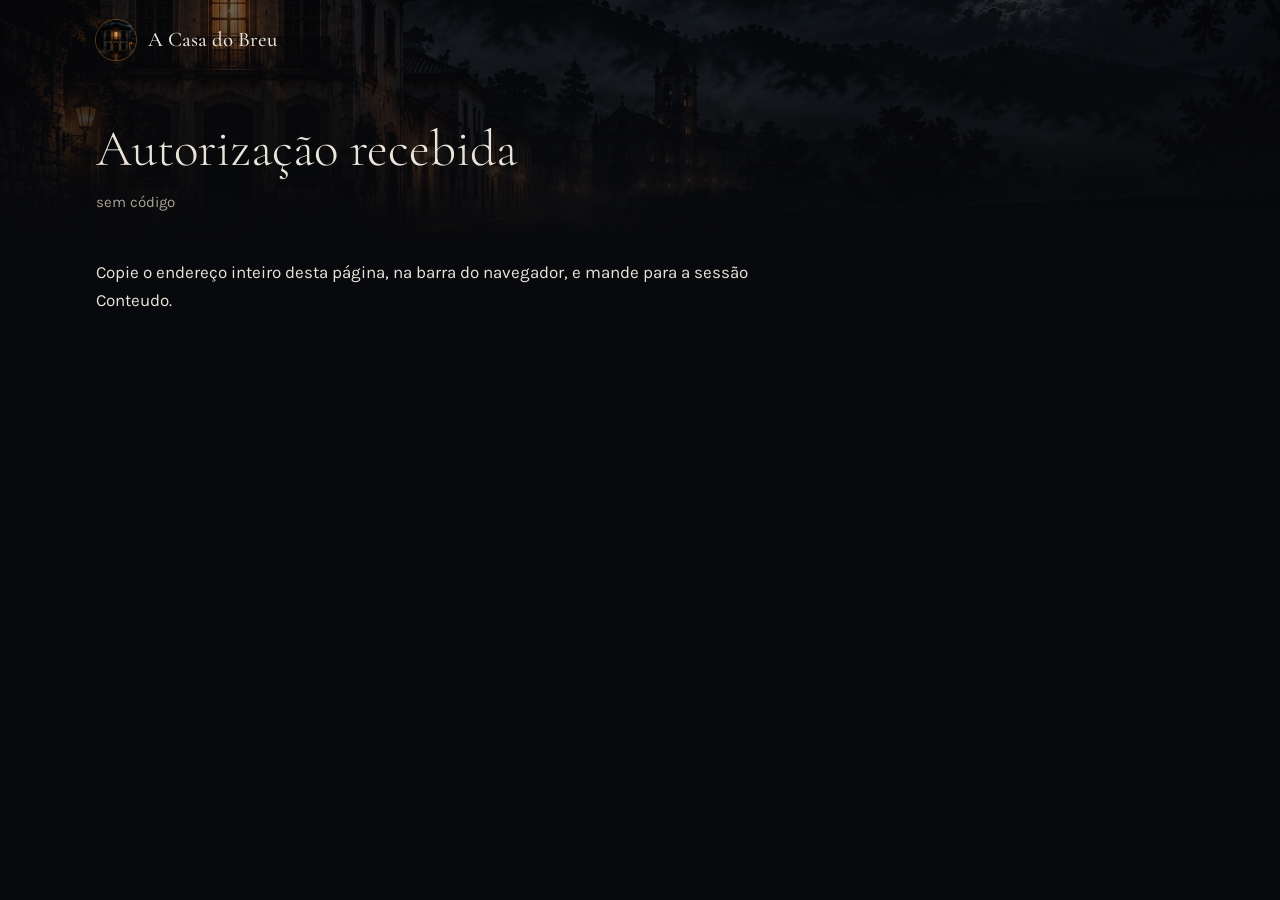
<file: tiktok/callback.html>
<!DOCTYPE html>
<html lang="pt-BR">
<head>
  <meta charset="utf-8" />
  <meta name="viewport" content="width=device-width, initial-scale=1" />
  <meta name="robots" content="noindex" />
  <title>Autorização | A Casa do Breu</title>
  <link rel="stylesheet" href="https://fonts.googleapis.com/css2?family=Cormorant+Garamond:wght@300;500&family=Karla:wght@400&display=swap" />
  <link rel="stylesheet" href="../estilo.css" />
  <style>.topo-doc{background-image:linear-gradient(180deg,rgba(8,9,12,.6),var(--noite)),url("../fundo.jpg")}</style>
</head>
<body>
  <header class="topo-doc"><div class="recuo">
    <a class="marca" href="../index.html"><img src="../logo.png" width="40" height="40" alt="" />A Casa do Breu</a>
    <h1>Autorização recebida</h1>
    <p class="data" id="estado"></p>
  </div></header>
  <main class="documento recuo">
    <p>Copie o endereço inteiro desta página, na barra do navegador, e mande para a sessão Conteudo.</p>
  </main>
  <script>
    const q = new URLSearchParams(location.search);
    document.getElementById("estado").textContent = q.get("code") ? "código presente" : (q.get("error") ? "erro: " + q.get("error") : "sem código");
  </script>
</body>
</html>
</file>
<file: estilo.css>
/* A Casa do Breu: folha de estilo compartilhada */

:root {
  --noite: #08090c;
  --noite-2: #0f1116;
  --creme: #e9e4da;
  --creme-2: #a8a296;
  --ambar: #f2a33a;
  --linha: rgba(233, 228, 218, 0.14);

  --serifa: "Cormorant Garamond", "Garamond", "Times New Roman", serif;
  --texto: "Karla", "Helvetica Neue", Arial, sans-serif;

  --margem: 16px;
  --largura: 68rem;

  color-scheme: dark;
}

@media (min-width: 640px) {
  :root { --margem: clamp(24px, 5vw, 64px); }
}

*,
*::before,
*::after { box-sizing: border-box; }

html {
  -webkit-text-size-adjust: 100%;
  text-size-adjust: 100%;
}

body {
  margin: 0;
  background: var(--noite);
  color: var(--creme);
  font-family: var(--texto);
  font-size: 1.0625rem;
  line-height: 1.65;
  overflow-x: hidden;
  -webkit-font-smoothing: antialiased;
}

img { display: block; max-width: 100%; height: auto; }

a {
  color: var(--creme);
  text-decoration-color: rgba(242, 163, 58, 0.5);
  text-decoration-thickness: 1px;
  text-underline-offset: 0.2em;
}

a:hover { color: var(--ambar); }

a:focus-visible {
  outline: 2px solid var(--ambar);
  outline-offset: 4px;
  border-radius: 2px;
}

h1, h2 {
  font-family: var(--serifa);
  font-weight: 500;
  line-height: 1.1;
  margin: 0;
}

.recuo {
  width: 100%;
  max-width: calc(var(--largura) + 2 * var(--margem));
  margin-inline: auto;
  padding-inline: var(--margem);
}

/* ---------- Capa (index) ---------- */

.capa {
  position: relative;
  isolation: isolate;
  display: flex;
  align-items: flex-end;
  min-height: 50vh;
  min-height: 50svh;
  padding-block: 3rem clamp(2.5rem, 8vh, 4.5rem);
  background:
    linear-gradient(180deg, rgba(8, 9, 12, 0.55) 0%, rgba(8, 9, 12, 0.25) 35%, rgba(8, 9, 12, 0.8) 78%, var(--noite) 100%),
    linear-gradient(270deg, rgba(8, 9, 12, 0.8) 0%, rgba(8, 9, 12, 0) 60%),
    url("fundo.jpg") 25% center / cover no-repeat,
    var(--noite);
}

/* Véu preto que se levanta ao carregar: o único movimento automático da página */
.capa::after {
  content: "";
  position: absolute;
  inset: 0;
  z-index: -1;
  background: var(--noite);
  opacity: 0;
  animation: veu 2.4s ease-out both;
  pointer-events: none;
}

.capa .recuo { display: flex; justify-content: flex-end; }

/* nome do lado direito, como no banner do YouTube; a casa acesa fica livre à esquerda */
.capa-texto {
  text-align: right;
  animation: surgir 1.4s ease-out 0.9s both;
}

.capa-texto .logo { margin-left: auto; }

.capa .logo {
  width: clamp(64px, 16vw, 96px);
  aspect-ratio: 1;
  border-radius: 50%;
  margin-bottom: 1.1rem;
  box-shadow:
    0 0 0 1px rgba(242, 163, 58, 0.35),
    0 0 48px 4px rgba(242, 163, 58, 0.18);
}

.capa h1 {
  font-weight: 300;
  font-size: clamp(2.4rem, 10vw, 4.8rem);
  line-height: 0.95;
  letter-spacing: -0.01em;
}

.capa .assinatura {
  margin: 0.9rem 0 0;
  font-family: var(--texto);
  font-weight: 500;
  text-transform: uppercase;
  letter-spacing: 0.32em;
  font-size: clamp(0.72rem, 2.4vw, 0.9rem);
  line-height: 1.5;
  color: var(--creme);
  opacity: 0.82;
  text-shadow: 0 1px 12px rgba(0, 0, 0, 0.9);
}

.capa .descricao {
  margin: 0.9rem 0 0 auto;
  max-width: 30ch;
  font-family: var(--serifa);
  font-size: clamp(1.05rem, 3.4vw, 1.3rem);
  line-height: 1.35;
  color: var(--creme-2);
  text-shadow: 0 1px 12px rgba(0, 0, 0, 0.9);
}

@keyframes veu {
  from { opacity: 1; }
  to { opacity: 0; }
}

@keyframes surgir {
  from { opacity: 0; transform: translateY(12px); }
  to { opacity: 1; transform: none; }
}

@media (prefers-reduced-motion: reduce) {
  .capa::after,
  .capa-texto { animation: none; }
  .canal-nome::before { transition: none; }
}

/* ---------- Seções (index) ---------- */

.apresentacao {
  padding-block: clamp(1.25rem, 3.5vw, 2rem);
}

.apresentacao p {
  margin: 0;
  max-width: 26ch;
  font-family: var(--serifa);
  font-weight: 400;
  font-size: clamp(1.35rem, 4.6vw, 2rem);
  line-height: 1.25;
}

.secao {
  padding-block: clamp(1rem, 3.5vw, 1.75rem);
  border-top: 1px solid var(--linha);
}

.secao h2 {
  font-size: clamp(1.5rem, 4.6vw, 1.9rem);
  margin-bottom: 0.5rem;
}

.secao .texto { margin: 0; max-width: 42rem; color: var(--creme-2); }

@media (min-width: 820px) {
  .secao {
    display: grid;
    grid-template-columns: 13rem 1fr;
    gap: 2rem;
    align-items: start;
  }
  .secao h2 { margin-bottom: 0; }
}

/* Onde assistir: cada plataforma é uma janela que acende */
.canais {
  list-style: none;
  margin: 0;
  padding: 0;
}

.canais li + li { border-top: 1px solid var(--linha); }

.canais a {
  display: flex;
  flex-direction: column;
  gap: 0.1rem;
  min-height: 44px;
  padding: 0.4rem 0;
  text-decoration: none;
}

.canal-nome {
  display: inline-flex;
  align-items: baseline;
  gap: 0.85rem;
  font-family: var(--serifa);
  font-weight: 500;
  font-size: clamp(1.25rem, 4.2vw, 1.5rem);
  line-height: 1.1;
}

.canal-nome::before {
  content: "";
  flex: none;
  width: 0.42em;
  height: 0.6em;
  background: var(--ambar);
  opacity: 0.22;
  transition: opacity 0.35s ease, box-shadow 0.35s ease;
}

.canal-end {
  padding-left: calc(0.42em + 0.85rem);
  font-size: 0.875rem;
  color: var(--creme-2);
  overflow-wrap: anywhere;
}

.canais a:hover .canal-nome::before,
.canais a:focus-visible .canal-nome::before {
  opacity: 1;
  box-shadow: 0 0 14px 2px rgba(242, 163, 58, 0.45);
}

.canais a:hover .canal-end,
.canais a:focus-visible .canal-end { color: var(--creme); }

.contato {
  margin: 0;
  font-family: var(--serifa);
  font-size: clamp(1.2rem, 4.4vw, 1.5rem);
  line-height: 1.2;
  overflow-wrap: anywhere;
}

@media (min-width: 560px) {
  .canais a {
    flex-direction: row;
    align-items: baseline;
    justify-content: space-between;
    gap: 1rem;
  }
  .canal-end { padding-left: 0; }
}

/* ---------- Páginas de texto (privacidade, termos e retorno do TikTok) ---------- */

.topo-doc {
  position: relative;
  padding-block: 1rem 1.75rem;
  background:
    linear-gradient(180deg, rgba(8, 9, 12, 0.6) 0%, rgba(8, 9, 12, 0.82) 60%, var(--noite) 100%),
    url("fundo.jpg") center 60% / cover no-repeat,
    var(--noite);
}

.marca {
  display: inline-flex;
  align-items: center;
  gap: 0.75rem;
  min-height: 48px;
  font-family: var(--serifa);
  font-weight: 500;
  font-size: 1.3rem;
  text-decoration: none;
}

.marca img {
  width: 40px;
  height: 40px;
  border-radius: 50%;
  box-shadow: 0 0 0 1px rgba(242, 163, 58, 0.35);
}

.topo-doc h1 {
  margin-top: clamp(2rem, 7vw, 3.5rem);
  font-weight: 300;
  font-size: clamp(2rem, 8vw, 3.2rem);
  line-height: 1;
}

.data {
  margin: 0.9rem 0 0;
  font-size: 0.9375rem;
  color: var(--creme-2);
}

.documento {
  padding-block: 1rem clamp(3rem, 10vw, 5rem);
}

.documento > * { max-width: 42rem; }

.documento p,
.documento ul { margin: 0 0 1.15rem; }

.documento ul { padding-left: 1.2rem; }

.documento li { margin-bottom: 0.4rem; }

.documento li::marker { color: var(--ambar); }

.documento h2 {
  margin: 2.5rem 0 0.75rem;
  font-size: clamp(1.6rem, 5vw, 2rem);
}

.documento a { overflow-wrap: anywhere; }

.nota {
  padding-top: 1.5rem;
  border-top: 1px solid var(--linha);
  margin-top: 2.5rem;
}

.resumo {
  margin-top: 3rem;
  padding: 1.5rem 1.25rem;
  background: var(--noite-2);
  border-left: 2px solid var(--ambar);
}

.resumo h2 { margin-top: 0; }

.resumo p:last-child { margin-bottom: 0; }

/* ---------- Rodapé ---------- */

.rodape {
  border-top: 1px solid var(--linha);
  padding-block: 1.25rem 1.5rem;
  font-size: 0.9375rem;
  color: var(--creme-2);
}

.rodape .recuo {
  display: flex;
  flex-wrap: wrap;
  align-items: center;
  justify-content: space-between;
  gap: 1rem 2rem;
}

.rodape-nome {
  margin: 0;
  font-family: var(--serifa);
  font-size: 1.25rem;
  color: var(--creme);
}

.rodape ul {
  list-style: none;
  margin: 0;
  padding: 0;
  display: flex;
  flex-direction: column;
}

@media (max-width: 559px) {
  .rodape .recuo { flex-direction: column; align-items: flex-start; gap: 0.75rem; }
}

@media (min-width: 560px) {
  .rodape ul { flex-direction: row; flex-wrap: wrap; gap: 0.25rem 1.5rem; }
}

.rodape a {
  display: inline-block;
  padding-block: 0.6rem;
  color: var(--creme-2);
  text-decoration: none;
}

.rodape a:hover,
.rodape a[aria-current="page"] { color: var(--creme); }

.rodape a[aria-current="page"] {
  text-decoration: underline;
  text-decoration-color: var(--ambar);
}

/* Celular: a casa acesa ocupa a metade de cima; o nome desce para a rua, sem cobrir a casa */
@media (max-width: 639px) {
  .capa {
    min-height: 58svh;
    padding-block: 3rem 1.25rem;
    background-position: 0 0, 0 0, 22% -70px, 0 0;
  }
}

/* ---------- Ajustes de 03/10 (noite): rótulos menores, títulos mais firmes ---------- */
.capa h1 { font-weight: 400; }

.secao h2 {
  font-family: var(--texto);
  font-weight: 500;
  font-size: 0.78rem;
  text-transform: uppercase;
  letter-spacing: 0.28em;
  line-height: 1.6;
  color: var(--creme-2);
  padding-top: 0.55rem;
}

@media (min-width: 820px) {
  .secao { grid-template-columns: 12rem 1fr; }
}

.canal-nome { font-size: clamp(1.15rem, 3.8vw, 1.35rem); }
.canal-end { font-size: 0.8125rem; }
.contato { font-family: var(--texto); font-size: 1rem; }
.secao .texto { font-size: 0.95rem; }
.rodape { font-size: 0.875rem; }
.rodape-nome { font-size: 1.1rem; }

/* ---------- Ajustes 2: alinhamento, largura e marcador ---------- */
@media (min-width: 820px) {
  .secao { align-items: baseline; }
}
.secao h2 { padding-top: 0; }
.canais, .secao .texto, .contato { max-width: 34rem; }

.canal-nome { align-items: center; }
.canal-nome::before {
  width: 0.32em;
  height: 0.32em;
  border-radius: 50%;
  opacity: 0.55;
}
.canal-nome { font-size: clamp(1.05rem, 3.4vw, 1.15rem); }

/* ---------- Ícones das redes (Simple Icons, CC0) no lugar do marcador ---------- */
.canal-nome::before { content: none; }
.canal-nome { gap: 0.7rem; font-size: clamp(0.98rem, 3.2vw, 1.05rem); }
.icone {
  width: 1.05em;
  height: 1.05em;
  flex: none;
  fill: var(--creme-2);
  transition: fill 0.3s ease, filter 0.3s ease;
}
.canais a:hover .icone,
.canais a:focus-visible .icone {
  fill: var(--ambar);
  filter: drop-shadow(0 0 6px rgba(242, 163, 58, 0.5));
}
.canal-end { padding-left: 0; }
@media (max-width: 559px) { .canal-end { padding-left: calc(1.05em + 0.7rem); } }
.canal-nome { font-size: clamp(1.1rem, 3.6vw, 1.25rem); }

/* Contato e Sobre a publicação: secundários, menores (o principal é Onde assistir) */
.secao.menor { padding-block: 0.85rem; }
.secao.menor h2 { font-size: 0.68rem; }
.secao.menor .contato { font-size: 0.875rem; }
.secao.menor .texto { font-size: 0.8125rem; line-height: 1.6; }
@media (min-width: 820px) {
  .secao.menor + .secao.menor { border-top: none; padding-top: 0; }
}

/* Contato e Sobre lado a lado, pequenos */
.secundario {
  display: grid;
  gap: 1rem 3rem;
  padding-block: 1.1rem 1.4rem;
  border-top: 1px solid var(--linha);
  font-size: 0.8125rem;
  line-height: 1.6;
  color: var(--creme-2);
}
@media (min-width: 720px) {
  .secundario { grid-template-columns: minmax(12rem, 1fr) 2.4fr; }
}
.secundario h2 {
  font-family: var(--texto);
  font-weight: 500;
  font-size: 0.66rem;
  text-transform: uppercase;
  letter-spacing: 0.28em;
  color: var(--creme-2);
  margin: 0 0 0.35rem;
}
.secundario p { margin: 0; max-width: 40rem; }

/* ---------- Histórias ---------- */
.topo { display: flex; justify-content: space-between; align-items: center; padding-block: 20px; border-bottom: 1px solid var(--linha); }
.topo-marca { font-family: var(--serifa); font-size: 1.4rem; text-decoration: none; }
.historia { max-width: 40rem; margin: 48px auto 72px; }
.historia h1, .lista-cabeca { font-family: var(--serifa); font-weight: 400; font-size: clamp(2.2rem, 7vw, 3.4rem); line-height: 1.05; margin: 8px 0 16px; }
.historia p { font-family: var(--serifa); font-size: 1.3rem; line-height: 1.6; margin: 0 0 1.1em; }
.historia .historia-ep { font-family: var(--texto); font-size: 0.85rem; letter-spacing: 0.12em; text-transform: uppercase; color: var(--creme-2); margin: 0; }
.historia-aviso { font-family: var(--texto) !important; font-size: 0.9rem !important; color: var(--creme-2); margin-bottom: 28px !important; }
.historia-fim { text-align: center; color: var(--ambar); margin-top: 2em !important; }
.video { position: relative; aspect-ratio: 16 / 9; margin: 0 0 32px; background: var(--noite-2); }
.video iframe { position: absolute; inset: 0; width: 100%; height: 100%; border: 0; }
.lista-historias { list-style: none; padding: 0; margin: 24px 0 72px; max-width: 40rem; }
.lista-historias li { border-top: 1px solid var(--linha); }
.lista-historias a { display: grid; gap: 4px; padding: 20px 0; text-decoration: none; }
.lista-ep { font-size: 0.8rem; letter-spacing: 0.12em; text-transform: uppercase; color: var(--creme-2); }
.lista-titulo { font-family: var(--serifa); font-size: 1.8rem; }
.lista-chamada { color: var(--creme-2); }
.lista-vazia { padding: 20px 0; color: var(--creme-2); }

/* Contato e "Sobre a publicação": exigência da verificação do Google; fica presente, mas discreto */
.secundario { opacity: 0.6; font-size: 0.8rem; }
.secundario h2 { font-size: 0.95rem !important; letter-spacing: 0.06em; margin-bottom: 4px; }
.secundario p { font-size: 0.8rem; line-height: 1.5; }
</file>
